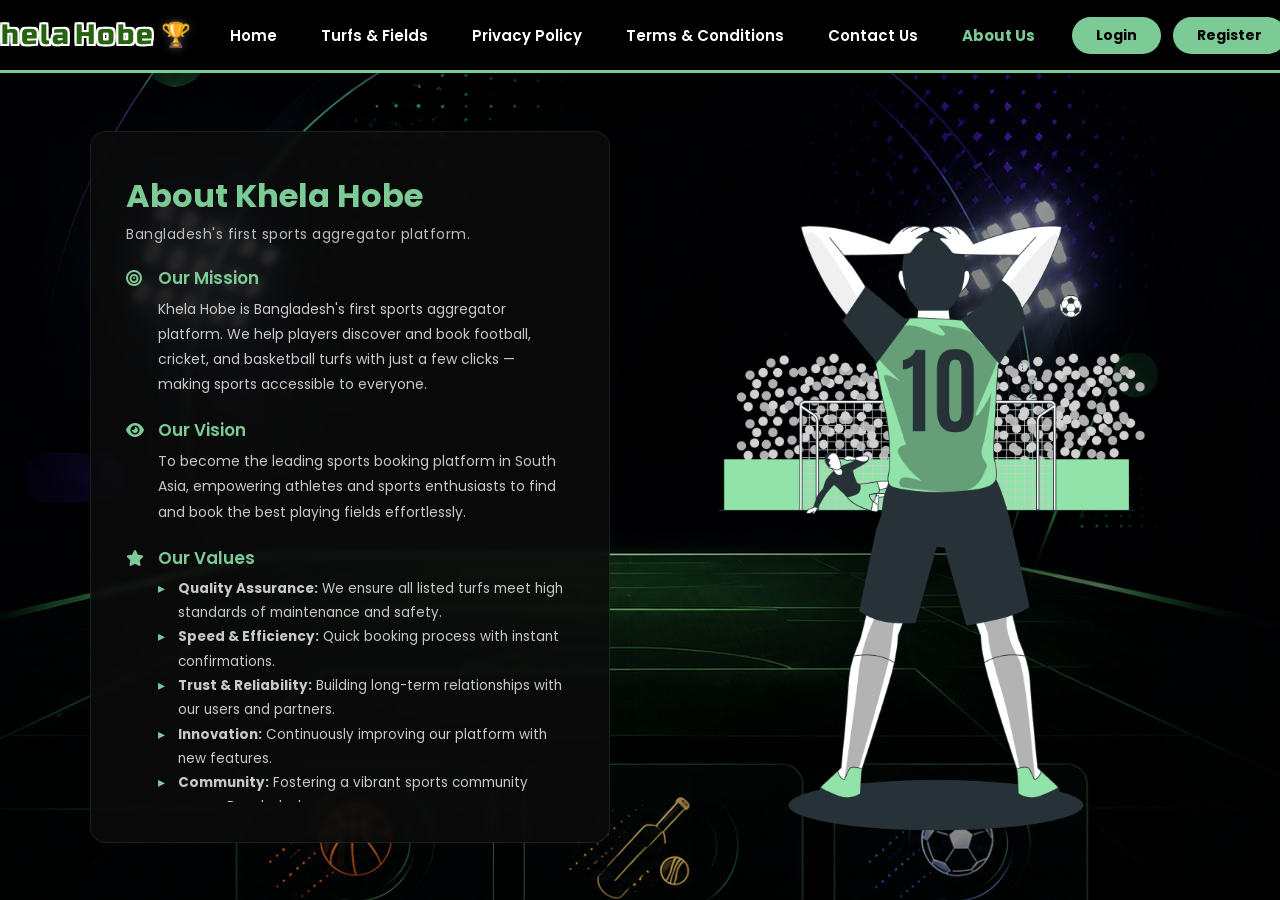
<file: about.html>
<!DOCTYPE html>
<html lang="en">
<head>
    <meta charset="UTF-8" />
    <meta name="viewport" content="width=device-width, initial-scale=1.0" />
    <title>🏆 Khela Hobe | About Us</title>
    <link rel="preconnect" href="https://fonts.googleapis.com" />
    <link rel="preconnect" href="https://fonts.gstatic.com" crossorigin />
    <link href="https://fonts.googleapis.com/css2?family=Russo+One&family=Poppins:wght@300;400;500;600;700;800;900&display=swap" rel="stylesheet" />
    <link rel="stylesheet" href="style.css" />
    <link rel="stylesheet" href="https://cdnjs.cloudflare.com/ajax/libs/font-awesome/6.6.0/css/all.min.css" />
    <style>
        .about-content {
            max-height: 70vh;
            overflow-y: auto;
            padding-right: 8px;
        }

        .about-content::-webkit-scrollbar {
            width: 4px;
        }

        .about-content::-webkit-scrollbar-track {
            background: rgba(255, 255, 255, 0.05);
            border-radius: 4px;
        }

        .about-content::-webkit-scrollbar-thumb {
            background: #7CCB96;
            border-radius: 4px;
        }

        .about-content h2 {
            color: #7CCB96;
            font-size: 32px;
            margin-bottom: 4px;
        }

        .about-content .sub-title {
            color: #bdbdbd;
            margin-bottom: 20px;
            font-size: 14px;
            letter-spacing: 0.5px;
        }

        .about-content .about-section {
            margin-bottom: 20px;
        }

        .about-content .about-section h3 {
            color: #7CCB96;
            font-size: 17px;
            font-weight: 600;
            margin-bottom: 6px;
            display: flex;
            align-items: center;
            gap: 10px;
        }

        .about-content .about-section h3 i {
            font-size: 16px;
            color: #7CCB96;
            width: 22px;
        }

        .about-content .about-section p {
            color: #c8c8c8;
            font-size: 14px;
            line-height: 1.8;
            margin-left: 32px;
        }

        .about-content .about-section ul {
            margin: 6px 0 0 32px;
            padding-left: 0;
            list-style: none;
        }

        .about-content .about-section ul li {
            color: #c8c8c8;
            font-size: 13.5px;
            line-height: 1.8;
            padding-left: 20px;
            position: relative;
        }

        .about-content .about-section ul li::before {
            content: '▸';
            color: #7CCB96;
            position: absolute;
            left: 0;
        }

        .about-stats {
            display: grid;
            grid-template-columns: repeat(4, 1fr);
            gap: 12px;
            margin: 16px 0 0 32px;
        }

        .about-stats .stat-item {
            background: rgba(255, 255, 255, 0.04);
            padding: 14px 10px;
            border-radius: 10px;
            text-align: center;
            border: 1px solid rgba(124, 203, 150, 0.08);
        }

        .about-stats .stat-item .stat-number {
            color: #7CCB96;
            font-size: 24px;
            font-weight: 700;
        }

        .about-stats .stat-item .stat-label {
            color: #888;
            font-size: 11px;
            display: block;
            margin-top: 2px;
        }

        @media (max-width: 768px) {
            .about-content {
                max-height: 55vh;
            }

            .about-content h2 {
                font-size: 26px;
            }

            .about-content .about-section h3 {
                font-size: 15px;
            }

            .about-content .about-section p,
            .about-content .about-section ul li {
                font-size: 13px;
                margin-left: 0;
            }

            .about-content .about-section ul {
                margin-left: 0;
            }

            .about-stats {
                grid-template-columns: repeat(2, 1fr);
                margin-left: 0;
            }

            .about-stats .stat-item .stat-number {
                font-size: 20px;
            }
        }

        @media (max-width: 480px) {
            .about-content {
                max-height: 45vh;
                padding-right: 4px;
            }

            .about-content h2 {
                font-size: 22px;
            }

            .about-content .sub-title {
                font-size: 12px;
            }

            .about-content .about-section h3 {
                font-size: 14px;
            }

            .about-content .about-section h3 i {
                font-size: 13px;
                width: 18px;
            }

            .about-content .about-section p,
            .about-content .about-section ul li {
                font-size: 12px;
            }

            .about-stats {
                grid-template-columns: 1fr 1fr;
                gap: 8px;
            }

            .about-stats .stat-item {
                padding: 10px 8px;
            }

            .about-stats .stat-item .stat-number {
                font-size: 18px;
            }
        }
    </style>
</head>
<body>

<div class="home-page">

    <!-- ===== NAVBAR ===== -->
    <header>
        <div class="container navbar">
            <div class="logo">
                <h2>
                    <span class="logo-khela">Khela</span>
                    <span class="logo-hobe">Hobe</span>
                    <span class="logo-trophy">🏆</span>
                </h2>
            </div>
            <nav>
                <ul>
                    <li><a href="index.html">Home</a></li>
                    <li><a href="search.php">Turfs & Fields</a></li>
                    <li><a href="privacy.html">Privacy Policy</a></li>
                    <li><a href="terms.html">Terms & Conditions</a></li>
                    <li><a href="contact.html">Contact Us</a></li>
                    <li><a href="about.html" class="active">About Us</a></li>
                </ul>
            </nav>
            <div class="nav-btn">
                <a href="login.html" class="login-btn">Login</a>
                <a href="register.html" class="register-btn">Register</a>
            </div>
        </div>
    </header>

    <!-- ===== ABOUT US + PLAYER IMAGE ===== -->
    <section class="form-section">
        <div class="form-container">

            <!-- LEFT: ABOUT US CONTENT -->
            <div class="form-box">
                <div class="about-content">
                    <h2>About Khela Hobe</h2>
                    <p class="sub-title">Bangladesh's first sports aggregator platform.</p>

                    <div class="about-section">
                        <h3><i class="fas fa-bullseye"></i> Our Mission</h3>
                        <p>Khela Hobe is Bangladesh's first sports aggregator platform. We help players discover and book football, cricket, and basketball turfs with just a few clicks — making sports accessible to everyone.</p>
                    </div>

                    <div class="about-section">
                        <h3><i class="fas fa-eye"></i> Our Vision</h3>
                        <p>To become the leading sports booking platform in South Asia, empowering athletes and sports enthusiasts to find and book the best playing fields effortlessly.</p>
                    </div>

                    <div class="about-section">
                        <h3><i class="fas fa-star"></i> Our Values</h3>
                        <ul>
                            <li><strong>Quality Assurance:</strong> We ensure all listed turfs meet high standards of maintenance and safety.</li>
                            <li><strong>Speed &amp; Efficiency:</strong> Quick booking process with instant confirmations.</li>
                            <li><strong>Trust &amp; Reliability:</strong> Building long-term relationships with our users and partners.</li>
                            <li><strong>Innovation:</strong> Continuously improving our platform with new features.</li>
                            <li><strong>Community:</strong> Fostering a vibrant sports community across Bangladesh.</li>
                        </ul>
                    </div>

                    <div class="about-section">
                        <h3><i class="fas fa-chart-line"></i> Our Impact</h3>
                        <div class="about-stats">
                            <div class="stat-item">
                                <span class="stat-number">50+</span>
                                <span class="stat-label">Playgrounds</span>
                            </div>
                            <div class="stat-item">
                                <span class="stat-number">100+</span>
                                <span class="stat-label">Customers</span>
                            </div>
                            <div class="stat-item">
                                <span class="stat-number">80+</span>
                                <span class="stat-label">Bookings</span>
                            </div>
                            <div class="stat-item">
                                <span class="stat-number">10+</span>
                                <span class="stat-label">Cities</span>
                            </div>
                        </div>
                    </div>

                    <div class="about-section">
                        <h3><i class="fas fa-history"></i> Our Story</h3>
                        <p>Founded in June 2026 during the FIFA World Cup, Khela Hobe was born from a passion for sports and a vision to connect players with the best playing fields across Bangladesh. What started as a small idea has grown into a trusted platform for athletes and sports enthusiasts.</p>
                    </div>

                    <div class="about-section">
                        <h3><i class="fas fa-envelope"></i> Get in Touch</h3>
                        <p>Have questions or want to collaborate? Reach out to us at <a href="mailto:info@khelahobee.com" style="color:#7CCB96;">info@khelahobee.com</a> or visit our <a href="contact.html" style="color:#7CCB96;">Contact Us</a> page.</p>
                    </div>
                </div>
            </div>

            <!-- RIGHT: PLAYER IMAGE -->
            <div class="hero-right">
                <img src="players.png" alt="Player" />
            </div>

        </div>
    </section>

</div>

</body>
</html>
</file>
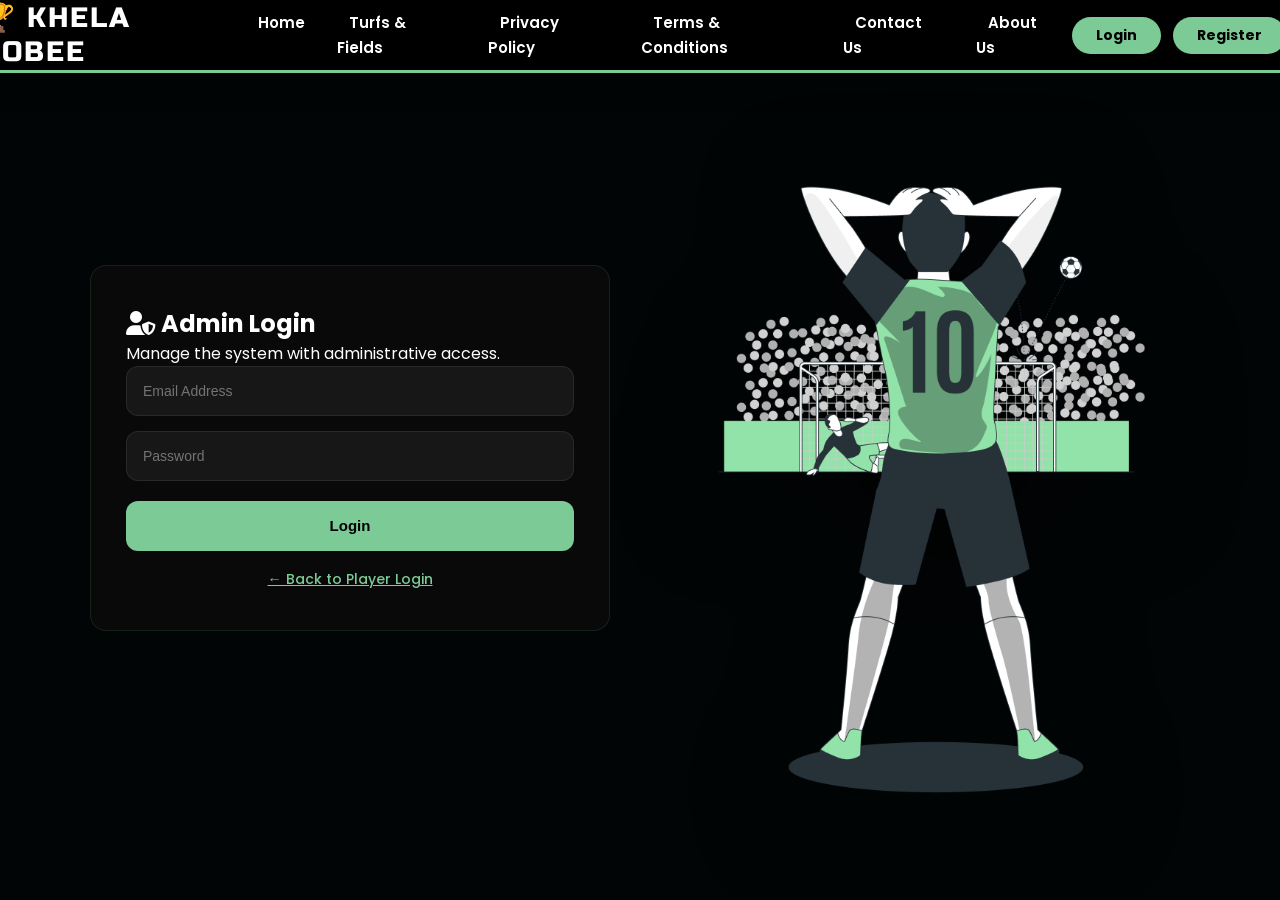
<file: admin-login.html>
<!DOCTYPE html>
<html lang="en">
<head>
    <meta charset="UTF-8" />
    <meta name="viewport" content="width=device-width, initial-scale=1.0" />
    <title>Admin Login | 🏆 KHELA HOBEE</title>
    <link rel="stylesheet" href="style.css" />
    <link rel="stylesheet" href="https://cdnjs.cloudflare.com/ajax/libs/font-awesome/6.6.0/css/all.min.css" />
</head>
<body>

    <header>
        <div class="container navbar">
            <div class="logo"><h2>🏆 KHELA HOBEE</h2></div>
            <nav>
                <ul>
                    <li><a href="index.html" >Home</a></li>
                    <li><a href="search.php" >Turfs & Fields</a></li>
                    <li><a href="privacy.html">Privacy Policy</a></li>
                    <li><a href="terms.html">Terms & Conditions</a></li>
                    <li><a href="contact.html">Contact Us</a></li>
                    <li><a href="about.html">About Us</a></li>
                </ul>
            </nav>
            <div class="nav-btn">
                <a href="login.html" class="login-btn">Login</a>
                <a href="register.html" class="register-btn">Register</a>
            </div>
        </div>
    </header>

    <section class="form-section">
        <div class="container form-container">
            <div class="form-box">
                <h2><i class="fas fa-user-shield"></i> Admin Login</h2>
                <p>Manage the system with administrative access.</p>

                <form action="admin-login.php" method="POST">
                    <div class="form-group">
                        <input type="email" name="email" placeholder="Email Address" required />
                    </div>
                    <div class="form-group">
                        <input type="password" name="password" placeholder="Password" required />
                    </div>
                    <button type="submit" class="submit-btn">Login</button>
                </form>

                <div class="login-link">
                    <a href="login.html">← Back to Player Login</a>
                </div>
            </div>

            <div class="hero-right">
                <img src="players.png" alt="Admin" />
            </div>
        </div>
    </section>

</body>
</html>
</file>
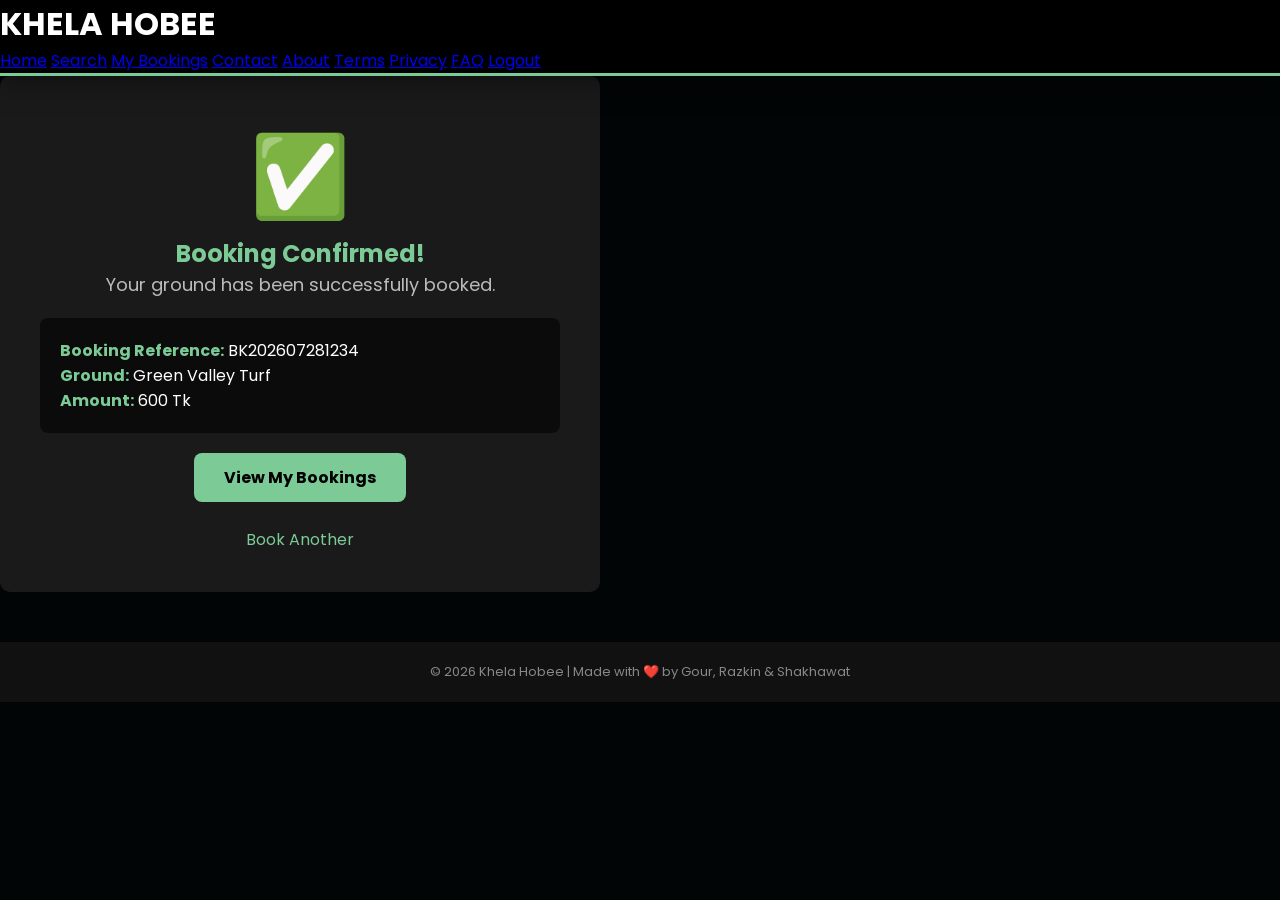
<file: booking-success.html>
<!DOCTYPE html>
<html>
<head>
    <title>Booking Success | Khela Hobee</title>
    <link rel="stylesheet" href="style.css">
</head>
<body>
    <header>
        <h1>KHELA HOBEE</h1>
        <nav>
            <a href="index.html">Home</a>
            <a href="search.php">Search</a>
            <a href="my-bookings.php">My Bookings</a>
            <a href="contact.html">Contact</a>
            <a href="about.html">About</a>
            <a href="terms.html">Terms</a>
            <a href="privacy.html">Privacy</a>
            <a href="faq.html">FAQ</a>
            <a href="logout.php">Logout</a>
        </nav>
    </header>
    
    <div class="container" style="display:block; max-width:600px; text-align:center;">
        <div style="background:#1a1a1a; padding:40px; border-radius:10px;">
            <div style="font-size:80px;">✅</div>
            <h2 style="color:#7CCB96;">Booking Confirmed!</h2>
            <p style="color:#bbb; font-size:18px;">Your ground has been successfully booked.</p>
            
            <div style="background:#0b0b0b; padding:20px; border-radius:8px; margin:20px 0; text-align:left;">
                <p><strong style="color:#7CCB96;">Booking Reference:</strong> <span style="color:#fff;">BK202607281234</span></p>
                <p><strong style="color:#7CCB96;">Ground:</strong> <span style="color:#fff;">Green Valley Turf</span></p>
                <p><strong style="color:#7CCB96;">Amount:</strong> <span style="color:#fff;">600 Tk</span></p>
            </div>
            
            <a href="my-bookings.php" style="display:inline-block; background:#7CCB96; color:black; padding:12px 30px; border-radius:8px; text-decoration:none; font-weight:bold;">View My Bookings</a>
            <br><br>
            <a href="search.php" style="color:#7CCB96; text-decoration:none;">Book Another</a>
        </div>
    </div>
    
    <footer style="background:#111; padding:20px; text-align:center; margin-top:50px;">
        <p style="color:#888; font-size:13px;">© 2026 Khela Hobee | Made with ❤️ by Gour, Razkin & Shakhawat</p>
    </footer>
</body>
</html>
</file>
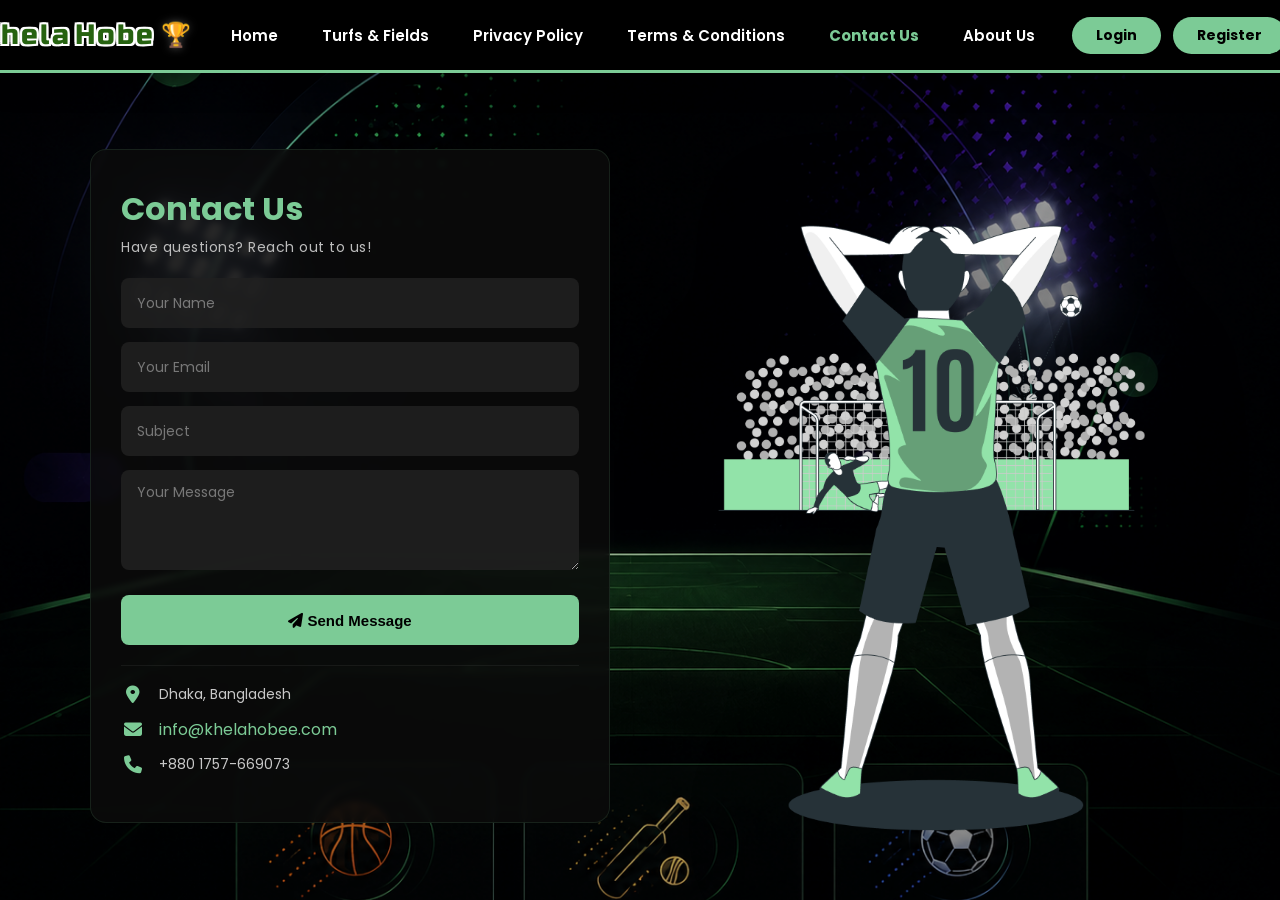
<file: contact.html>
<!DOCTYPE html>
<html lang="en">
<head>
    <meta charset="UTF-8" />
    <meta name="viewport" content="width=device-width, initial-scale=1.0" />
    <title>🏆 Khela Hobe | Contact Us</title>
    <link rel="preconnect" href="https://fonts.googleapis.com" />
    <link rel="preconnect" href="https://fonts.gstatic.com" crossorigin />
    <link href="https://fonts.googleapis.com/css2?family=Russo+One&family=Poppins:wght@300;400;500;600;700;800;900&display=swap" rel="stylesheet" />
    <link rel="stylesheet" href="style.css" />
    <link rel="stylesheet" href="https://cdnjs.cloudflare.com/ajax/libs/font-awesome/6.6.0/css/all.min.css" />
    <style>
        .contact-box {
            max-width: 520px;
            width: 100%;
            background: rgba(11, 11, 11, 0.82);
            padding: 35px 30px;
            border-radius: 16px;
            border: 1px solid rgba(124, 203, 150, 0.12);
            backdrop-filter: blur(3px);
        }

        .contact-box h2 {
            color: #7CCB96;
            font-size: 32px;
            margin-bottom: 4px;
        }

        .contact-box .sub-title {
            color: #bdbdbd;
            margin-bottom: 20px;
            font-size: 14px;
            letter-spacing: 0.5px;
        }

        .contact-box .form-group {
            margin-bottom: 14px;
        }

        .contact-box .form-group input,
        .contact-box .form-group textarea {
            width: 100%;
            padding: 12px 16px;
            border: none;
            outline: none;
            border-radius: 8px;
            background: rgba(32, 32, 32, 0.9);
            color: white;
            font-size: 14px;
            font-family: 'Poppins', sans-serif;
        }

        .contact-box .form-group textarea {
            resize: vertical;
            min-height: 100px;
        }

        .contact-box .form-group input::placeholder,
        .contact-box .form-group textarea::placeholder {
            color: rgba(255, 255, 255, 0.4);
        }

        .contact-box .form-group input:focus,
        .contact-box .form-group textarea:focus {
            border: 2px solid #7CCB96;
        }

        .contact-box .submit-btn {
            width: 100%;
            padding: 12px;
            border: none;
            border-radius: 8px;
            background: #7CCB96;
            color: #000000;
            font-size: 15px;
            font-weight: 600;
            cursor: pointer;
            transition: 0.3s;
            margin-top: 4px;
        }

        .contact-box .submit-btn:hover {
            background: #5E17EB;
            color: white;
            transform: translateY(-2px);
        }

        .contact-info {
            margin-top: 20px;
            padding-top: 18px;
            border-top: 1px solid rgba(255, 255, 255, 0.06);
        }

        .contact-info .info-item {
            display: flex;
            align-items: center;
            gap: 14px;
            margin-bottom: 12px;
        }

        .contact-info .info-item i {
            color: #7CCB96;
            font-size: 18px;
            width: 24px;
            text-align: center;
        }

        .contact-info .info-item span {
            color: #c8c8c8;
            font-size: 14px;
        }

        .contact-info .info-item a {
            color: #7CCB96;
            text-decoration: none;
        }

        .contact-info .info-item a:hover {
            text-decoration: underline;
        }

        @media (max-width: 768px) {
            .contact-box {
                padding: 25px 20px;
            }

            .contact-box h2 {
                font-size: 26px;
            }
        }

        @media (max-width: 480px) {
            .contact-box {
                padding: 20px 15px;
            }

            .contact-box h2 {
                font-size: 22px;
            }

            .contact-box .sub-title {
                font-size: 12px;
            }

            .contact-info .info-item span {
                font-size: 13px;
            }
        }
    </style>
</head>
<body>

<div class="home-page">

    <!-- ===== NAVBAR ===== -->
    <header>
        <div class="container navbar">
            <div class="logo">
                <h2>
                    <span class="logo-khela">Khela</span>
                    <span class="logo-hobe">Hobe</span>
                    <span class="logo-trophy">🏆</span>
                </h2>
            </div>
            <nav>
                <ul>
                    <li><a href="index.html">Home</a></li>
                    <li><a href="search.php">Turfs & Fields</a></li>
                    <li><a href="privacy.html">Privacy Policy</a></li>
                    <li><a href="terms.html">Terms & Conditions</a></li>
                    <li><a href="contact.html" class="active">Contact Us</a></li>
                    <li><a href="about.html">About Us</a></li>
                </ul>
            </nav>
            <div class="nav-btn">
                <a href="login.html" class="login-btn">Login</a>
                <a href="register.html" class="register-btn">Register</a>
            </div>
        </div>
    </header>

    <!-- ===== CONTACT FORM + INFO + PLAYER IMAGE ===== -->
    <section class="form-section">
        <div class="form-container">

            <!-- LEFT: CONTACT FORM + INFO -->
            <div class="contact-box">
                <h2>Contact Us</h2>
                <p class="sub-title">Have questions? Reach out to us!</p>

                <form action="contact.php" method="POST">
                    <div class="form-group">
                        <input type="text" name="name" placeholder="Your Name" required />
                    </div>
                    <div class="form-group">
                        <input type="email" name="email" placeholder="Your Email" required />
                    </div>
                    <div class="form-group">
                        <input type="text" name="subject" placeholder="Subject" required />
                    </div>
                    <div class="form-group">
                        <textarea name="message" placeholder="Your Message" required></textarea>
                    </div>
                    <button type="submit" class="submit-btn">
                        <i class="fas fa-paper-plane"></i> Send Message
                    </button>
                </form>

                <div class="contact-info">
                    <div class="info-item">
                        <i class="fas fa-map-marker-alt"></i>
                        <span>Dhaka, Bangladesh</span>
                    </div>
                    <div class="info-item">
                        <i class="fas fa-envelope"></i>
                        <a href="mailto:info@khelahobee.com">info@khelahobee.com</a>
                    </div>
                    <div class="info-item">
                        <i class="fas fa-phone"></i>
                        <span>+880 1757-669073</span>
                    </div>
                </div>
            </div>

            <!-- RIGHT: PLAYER IMAGE -->
            <div class="hero-right">
                <img src="players.png" alt="Player" />
            </div>

        </div>
    </section>

</div>

</body>
</html>
</file>
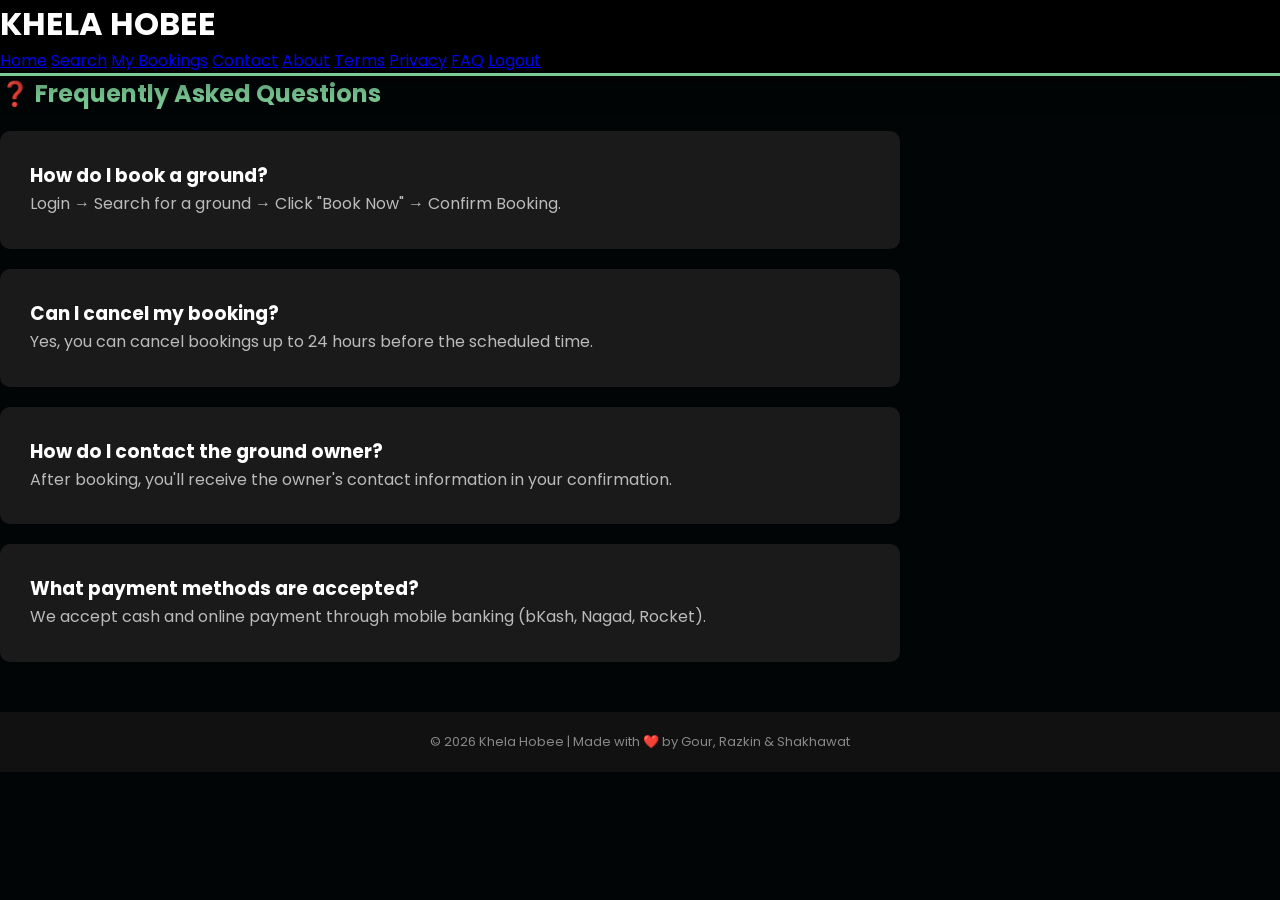
<file: faq.html>
<!DOCTYPE html>
<html>
<head>
    <title>FAQ | Khela Hobee</title>
    <link rel="stylesheet" href="style.css">
</head>
<body>
    <header>
        <h1>KHELA HOBEE</h1>
        <nav>
            <a href="index.html">Home</a>
            <a href="search.php">Search</a>
            <a href="my-bookings.php">My Bookings</a>
            <a href="contact.html">Contact</a>
            <a href="about.html">About</a>
            <a href="terms.html">Terms</a>
            <a href="privacy.html">Privacy</a>
            <a href="faq.html">FAQ</a>
            <a href="logout.php">Logout</a>
        </nav>
    </header>
    
    <div class="container" style="display:block; max-width:900px;">
        <h2 style="color:#7CCB96;">❓ Frequently Asked Questions</h2>
        
        <div style="background:#1a1a1a; padding:30px; border-radius:10px; margin:20px 0;">
            <h3>How do I book a ground?</h3>
            <p style="color:#bbb; line-height:1.8;">Login → Search for a ground → Click "Book Now" → Confirm Booking.</p>
        </div>
        
        <div style="background:#1a1a1a; padding:30px; border-radius:10px; margin:20px 0;">
            <h3>Can I cancel my booking?</h3>
            <p style="color:#bbb; line-height:1.8;">Yes, you can cancel bookings up to 24 hours before the scheduled time.</p>
        </div>
        
        <div style="background:#1a1a1a; padding:30px; border-radius:10px; margin:20px 0;">
            <h3>How do I contact the ground owner?</h3>
            <p style="color:#bbb; line-height:1.8;">After booking, you'll receive the owner's contact information in your confirmation.</p>
        </div>
        
        <div style="background:#1a1a1a; padding:30px; border-radius:10px; margin:20px 0;">
            <h3>What payment methods are accepted?</h3>
            <p style="color:#bbb; line-height:1.8;">We accept cash and online payment through mobile banking (bKash, Nagad, Rocket).</p>
        </div>
    </div>
    
    <footer style="background:#111; padding:20px; text-align:center; margin-top:50px;">
        <p style="color:#888; font-size:13px;">© 2026 Khela Hobee | Made with ❤️ by Gour, Razkin & Shakhawat</p>
    </footer>
</body>
</html>
</file>
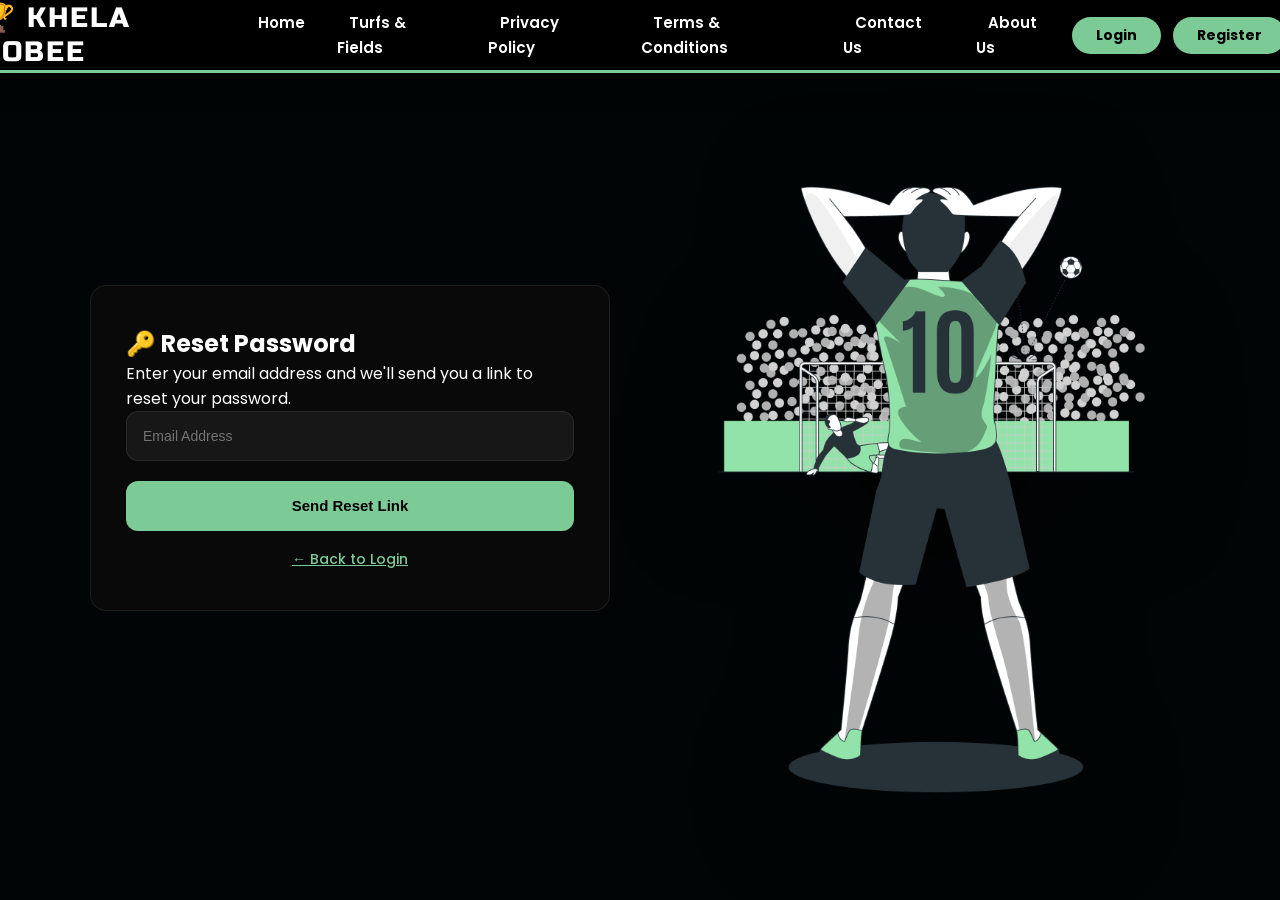
<file: forgot-password.html>
<!DOCTYPE html>
<html lang="en">
<head>
    <meta charset="UTF-8" />
    <meta name="viewport" content="width=device-width, initial-scale=1.0" />
    <title>Forgot Password | Khela Hobee</title>
    <link rel="stylesheet" href="style.css" />
    <link rel="stylesheet" href="https://cdnjs.cloudflare.com/ajax/libs/font-awesome/6.6.0/css/all.min.css" />
</head>
<body>

<header>
    <div class="container navbar">
        <div class="logo">
            <h2>🏆 KHELA HOBEE</h2>
        </div>
        <nav>
            <ul>
                <li><a href="index.html">Home</a></li>
                <li><a href="search.php">Turfs & Fields</a></li>
                <li><a href="privacy.html">Privacy Policy</a></li>
                <li><a href="terms.html">Terms & Conditions</a></li>
                <li><a href="contact.html">Contact Us</a></li>
                <li><a href="about.html">About Us</a></li>
            </ul>
        </nav>
        <div class="nav-btn">
            <a href="login.html" class="login-btn">Login</a>
            <a href="register.html" class="register-btn">Register</a>
        </div>
    </div>
</header>

<section class="form-section">
    <div class="container form-container">
        <div class="form-box">
            <h2>🔑 Reset Password</h2>
            <p>Enter your email address and we'll send you a link to reset your password.</p>

            <!-- ===== FORM WITH PHP ACTION ===== -->
            <form action="forgot-password.php" method="POST">
                <div class="form-group">
                    <input type="email" name="email" placeholder="Email Address" required />
                </div>
                <button type="submit" class="submit-btn">Send Reset Link</button>
            </form>

            <div class="login-link">
                <a href="login.html">← Back to Login</a>
            </div>
        </div>

        <div class="hero-right">
            <img src="players.png" alt="Players" />
        </div>
    </div>
</section>

</body>
</html>
</file>
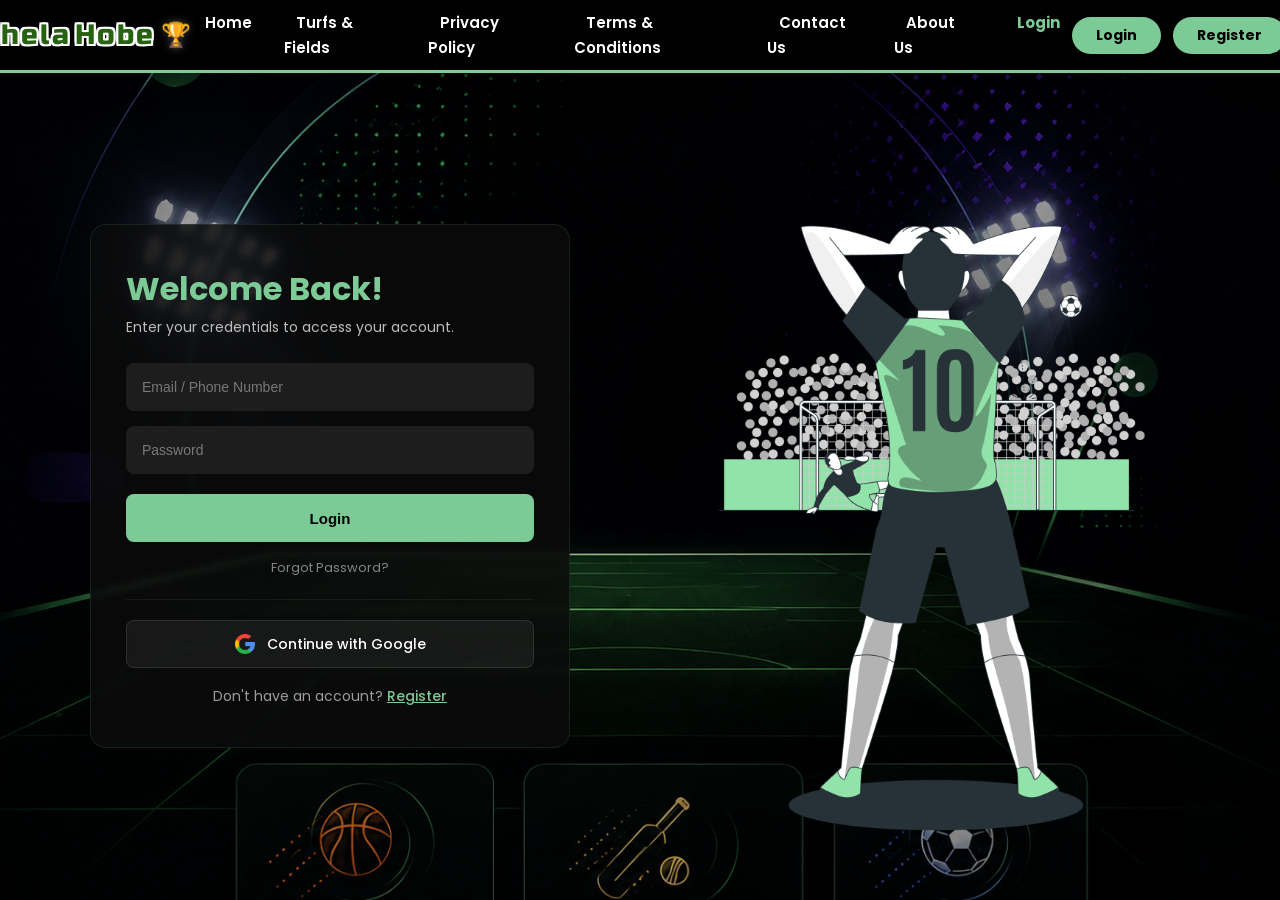
<file: login.html>
<!DOCTYPE html>
<html lang="en">
<head>
    <meta charset="UTF-8" />
    <meta name="viewport" content="width=device-width, initial-scale=1.0" />
    <title>🏆 Khela Hobe | Login</title>
    <link rel="preconnect" href="https://fonts.googleapis.com" />
    <link rel="preconnect" href="https://fonts.gstatic.com" crossorigin />
    <link href="https://fonts.googleapis.com/css2?family=Russo+One&family=Poppins:wght@300;400;500;600;700;800;900&display=swap" rel="stylesheet" />
    <link rel="stylesheet" href="style.css" />
    <link rel="stylesheet" href="https://cdnjs.cloudflare.com/ajax/libs/font-awesome/6.6.0/css/all.min.css" />
    <style>
        /* ===== FIX: LOGIN PAGE LAYOUT ===== */
        .form-section {
            flex: 1;
            display: flex;
            align-items: center;
            justify-content: center;
            padding: 30px 20px;
        }

        .form-container {
            display: grid;
            grid-template-columns: 1fr 1fr;
            align-items: center;
            gap: 60px;
            max-width: 1100px;
            width: 100%;
        }

        .form-box {
            max-width: 480px;
            width: 100%;
            background: rgba(11, 11, 11, 0.82);
            padding: 40px 35px;
            border-radius: 16px;
            border: 1px solid rgba(124, 203, 150, 0.12);
            backdrop-filter: blur(3px);
        }

        .form-box h2 {
            color: #7CCB96;
            font-size: 32px;
            margin-bottom: 4px;
        }

        .form-box p {
            color: #bdbdbd;
            margin-bottom: 25px;
            font-size: 14px;
        }

        .form-box .form-group {
            margin-bottom: 15px;
        }

        .form-box .form-group input {
            height: 48px;
            width: 100%;
            padding: 12px 16px;
            border: none;
            outline: none;
            border-radius: 8px;
            background: rgba(32, 32, 32, 0.9);
            color: white;
            font-size: 14px;
        }

        .form-box .form-group input::placeholder {
            color: rgba(255, 255, 255, 0.4);
        }

        .form-box .form-group input:focus {
            border: 2px solid #7CCB96;
        }

        .form-box .submit-btn {
            height: 48px;
            width: 100%;
            border: none;
            background: #7CCB96;
            color: #000000;
            padding: 12px;
            border-radius: 8px;
            font-size: 15px;
            font-weight: 600;
            cursor: pointer;
            transition: 0.3s;
            margin-top: 5px;
        }

        .form-box .submit-btn:hover {
            transform: translateY(-2px);
            background: #5E17EB;
            color: white;
        }

        .form-box .forgot-password {
            text-align: center;
            margin: 12px 0 20px 0;
        }

        .form-box .forgot-password a {
            color: rgba(255, 255, 255, 0.5);
            font-size: 13px;
            transition: 0.3s;
            text-decoration: none;
        }

        .form-box .forgot-password a:hover {
            color: #7CCB96;
        }

        .form-box .google-btn {
            width: 100%;
            height: 48px;
            border: 1px solid rgba(255, 255, 255, 0.1);
            background: rgba(255, 255, 255, 0.06);
            color: #ffffff;
            border-radius: 8px;
            display: flex;
            justify-content: center;
            align-items: center;
            gap: 12px;
            font-size: 14px;
            font-weight: 500;
            cursor: pointer;
            transition: 0.3s;
            text-decoration: none;
        }

        .form-box .google-btn:hover {
            background: rgba(255, 255, 255, 0.12);
            transform: translateY(-2px);
            border-color: #7CCB96;
        }

        .form-box .google-btn img {
            width: 20px;
            height: 20px;
        }

        .form-box .login-link {
            margin-top: 18px;
            text-align: center;
            font-size: 14px;
            color: rgba(255, 255, 255, 0.6);
        }

        .form-box .login-link a {
            color: #7CCB96;
            font-weight: 500;
        }

        .form-box .login-link a:hover {
            text-decoration: underline;
        }

        .form-box hr {
            margin: 20px 0;
            border: none;
            border-top: 1px solid rgba(255, 255, 255, 0.06);
        }

        .hero-right {
            display: flex;
            align-items: center;
            justify-content: center;
        }

        .hero-right img {
            width: 85%;
            max-width: 480px;
            border-radius: 16px;
            filter: drop-shadow(0 20px 50px rgba(0, 0, 0, 0.5));
        }

        @media (max-width: 768px) {
            .form-container {
                grid-template-columns: 1fr;
                gap: 30px;
            }
            .hero-right {
                order: -1;
            }
            .hero-right img {
                width: 60%;
            }
        }

        @media (max-width: 480px) {
            .form-box {
                padding: 25px 20px;
            }
            .form-box h2 {
                font-size: 24px;
            }
            .hero-right img {
                width: 80%;
            }
        }
    </style>
</head>
<body>

<div class="home-page">

    <!-- ===== NAVBAR ===== -->
    <header>
        <div class="container navbar">
            <div class="logo">
                <h2>
                    <span class="logo-khela">Khela</span>
                    <span class="logo-hobe">Hobe</span>
                    <span class="logo-trophy">🏆</span>
                </h2>
            </div>
            <nav>
                <ul>
                    <li><a href="index.html">Home</a></li>
                    <li><a href="search.php">Turfs & Fields</a></li>
                    <li><a href="privacy.html">Privacy Policy</a></li>
                    <li><a href="terms.html">Terms & Conditions</a></li>
                    <li><a href="contact.html">Contact Us</a></li>
                    <li><a href="about.html">About Us</a></li>
                    <li><a href="login.html" class="active">Login</a></li>
                </ul>
            </nav>
            <div class="nav-btn">
                <a href="login.html" class="login-btn">Login</a>
                <a href="register.html" class="register-btn">Register</a>
            </div>
        </div>
    </header>

    <!-- ===== LOGIN FORM + PLAYER IMAGE ===== -->
    <section class="form-section">
        <div class="form-container">

            <!-- LEFT: LOGIN FORM -->
            <div class="form-box">
                <h2>Welcome Back!</h2>
                <p>Enter your credentials to access your account.</p>

                <form action="login.php" method="POST">
                    <div class="form-group">
                        <input type="email" name="email" placeholder="Email / Phone Number" required />
                    </div>
                    <div class="form-group">
                        <input type="password" name="password" placeholder="Password" required />
                    </div>
                    <button type="submit" class="submit-btn">Login</button>
                </form>

                <div class="forgot-password">
                    <a href="forgot-password.html">Forgot Password?</a>
                </div>

                <hr />

                <a href="google-login.php" class="google-btn">
                    <img src="images/google.png" width="20" alt="Google" />
                    <span>Continue with Google</span>
                </a>

                <div class="login-link">
                    Don't have an account? <a href="register.html">Register</a>
                </div>
            </div>

            <!-- RIGHT: PLAYER IMAGE -->
            <div class="hero-right">
                <img src="players.png" alt="Player" />
            </div>

        </div>
    </section>

</div>

</body>
</html>
</file>
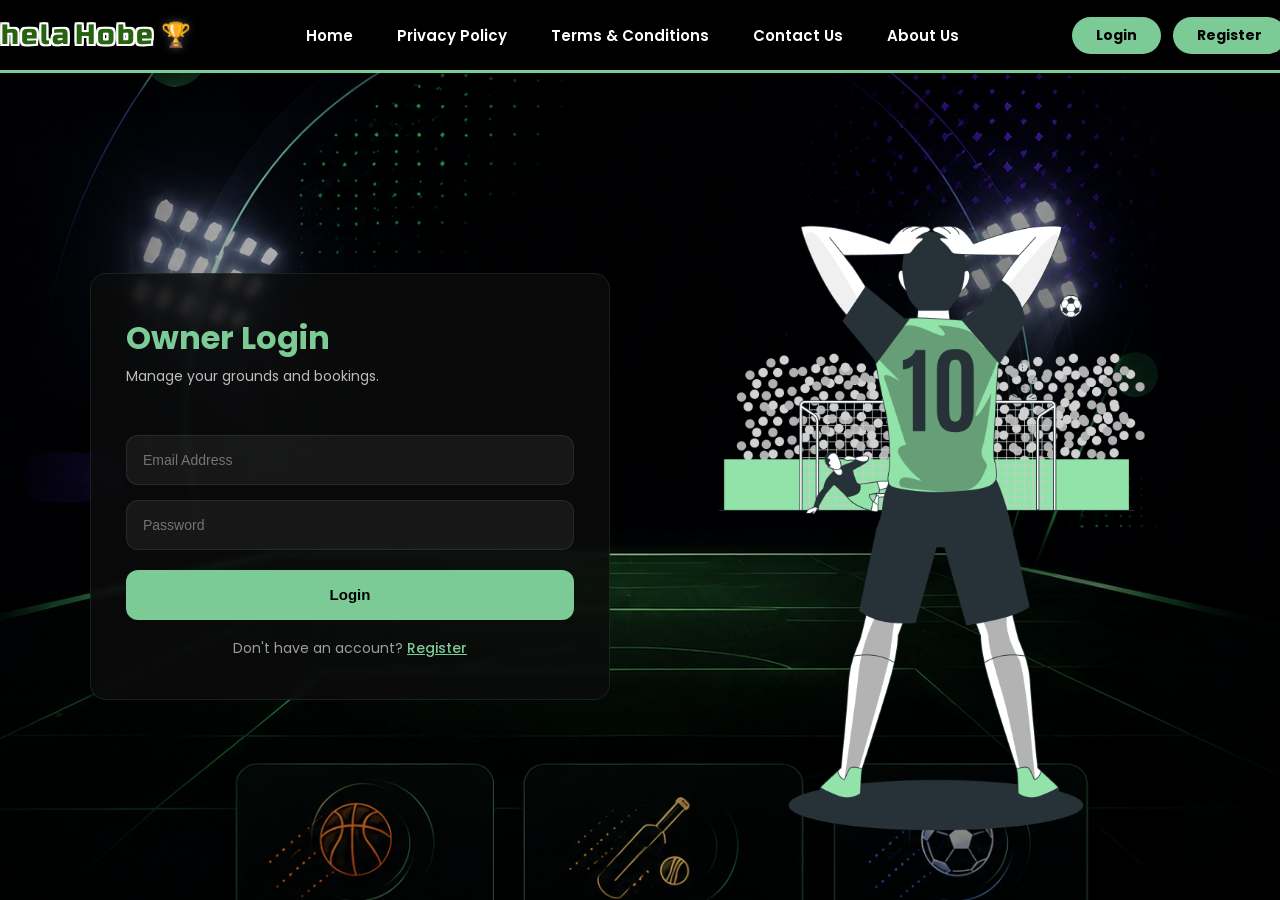
<file: owner-login.html>
<!DOCTYPE html>
<html lang="en">
<head>
    <meta charset="UTF-8" />
    <meta name="viewport" content="width=device-width, initial-scale=1.0" />
    <title>Owner Login | 🏆 KHELA HOBEE</title>
    <link rel="stylesheet" href="style.css" />
    <link href="https://fonts.googleapis.com/css2?family=Poppins:wght@300;400;500;600;700;800&display=swap" rel="stylesheet" />
    <style>
        .form-box h2 {
            color: #7CCB96;
            font-size: 32px;
            margin-bottom: 4px;
        }

        .form-box p {
            color: #bdbdbd;
            margin-bottom: 48px;
            font-size: 14px;
        }

        .form-box .form-group {
            margin-bottom: 15px;
        }

        .form-box .login-link {
            margin-top: 18px;
            text-align: center;
            font-size: 14px;
            color: rgba(255, 255, 255, 0.6);
        }

        .form-box .login-link a {
            color: #7CCB96;
            font-weight: 500;
        }

        .form-box .login-link a:hover {
            text-decoration: underline;
        }

        @media (max-width: 480px) {
            .form-box h2 {
                font-size: 24px;
            }
        }
    </style>
</head>
<body>

<div class="home-page">

<header>
    <div class="container navbar">
        <div class="logo">
            <h2>
                <span class="logo-khela">Khela</span>
                <span class="logo-hobe">Hobe</span>
                <span class="logo-trophy">🏆</span>
            </h2>
        </div>
        <nav>
            <ul>
                <li><a href="index.html">Home</a></li>
                <li><a href="privacy.html">Privacy Policy</a></li>
                <li><a href="terms.html">Terms & Conditions</a></li>
                <li><a href="contact.html">Contact Us</a></li>
                <li><a href="about.html">About Us</a></li>
            </ul>
        </nav>
        <div class="nav-btn">
            <a href="login.html" class="login-btn">Login</a>
            <a href="register.html" class="register-btn">Register</a>
        </div>
    </div>
</header>

<section class="form-section">
    <div class="form-container">
        <div class="form-box">
            <h2>Owner Login</h2>
            <p>Manage your grounds and bookings.</p>

            <form action="owner-login.php" method="POST">
                <div class="form-group">
                    <input type="email" name="email" placeholder="Email Address" required />
                </div>
                <div class="form-group">
                    <input type="password" name="password" placeholder="Password" required />
                </div>
                <button type="submit" class="submit-btn">Login</button>
            </form>

            <div class="login-link">
                Don't have an account? <a href="register.html" >Register</a>
            </div>
        </div>

        <div class="hero-right">
            <img src="players.png" alt="Players" />
        </div>
    </div>
</section>

</div>

</body>
</html>
</file>
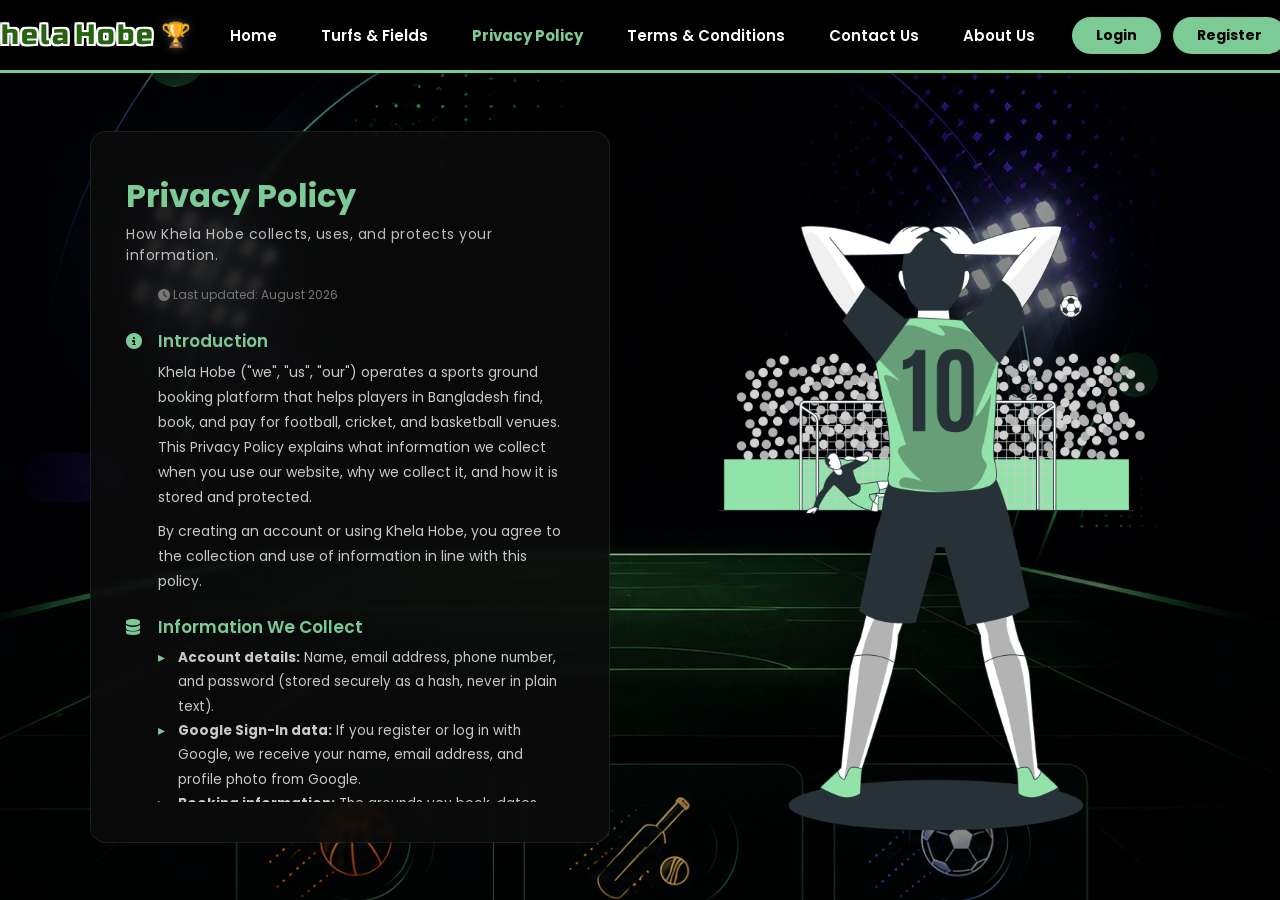
<file: privacy.html>
<!DOCTYPE html>
<html lang="en">
<head>
    <meta charset="UTF-8" />
    <meta name="viewport" content="width=device-width, initial-scale=1.0" />
    <title>🏆 Khela Hobe | Privacy Policy</title>
    <link rel="preconnect" href="https://fonts.googleapis.com" />
    <link rel="preconnect" href="https://fonts.gstatic.com" crossorigin />
    <link href="https://fonts.googleapis.com/css2?family=Russo+One&family=Poppins:wght@300;400;500;600;700;800;900&display=swap" rel="stylesheet" />
    <link rel="stylesheet" href="style.css" />
    <link rel="stylesheet" href="https://cdnjs.cloudflare.com/ajax/libs/font-awesome/6.6.0/css/all.min.css" />
    <style>
        .legal-content {
            max-height: 70vh;
            overflow-y: auto;
            padding-right: 8px;
        }

        .legal-content::-webkit-scrollbar {
            width: 4px;
        }

        .legal-content::-webkit-scrollbar-track {
            background: rgba(255, 255, 255, 0.05);
            border-radius: 4px;
        }

        .legal-content::-webkit-scrollbar-thumb {
            background: #7CCB96;
            border-radius: 4px;
        }

        .legal-content h2 {
            color: #7CCB96;
            font-size: 32px;
            margin-bottom: 4px;
        }

        .legal-content .sub-title {
            color: #bdbdbd;
            margin-bottom: 20px;
            font-size: 14px;
            letter-spacing: 0.5px;
        }

        .legal-content .legal-section {
            margin-bottom: 20px;
        }

        .legal-content .legal-section h3 {
            color: #7CCB96;
            font-size: 17px;
            font-weight: 600;
            margin-bottom: 6px;
            display: flex;
            align-items: center;
            gap: 10px;
        }

        .legal-content .legal-section h3 i {
            font-size: 16px;
            color: #7CCB96;
            width: 22px;
        }

        .legal-content .legal-section p {
            color: #c8c8c8;
            font-size: 14px;
            line-height: 1.8;
            margin-left: 32px;
        }

        .legal-content .legal-section p + p {
            margin-top: 8px;
        }

        .legal-content .legal-section ul {
            margin: 6px 0 0 32px;
            padding-left: 0;
            list-style: none;
        }

        .legal-content .legal-section ul li {
            color: #c8c8c8;
            font-size: 13.5px;
            line-height: 1.8;
            padding-left: 20px;
            position: relative;
        }

        .legal-content .legal-section ul li::before {
            content: '▸';
            color: #7CCB96;
            position: absolute;
            left: 0;
        }

        .legal-content .last-updated {
            color: #777;
            font-size: 12px;
            margin: 10px 0 24px 32px;
        }

        @media (max-width: 768px) {
            .legal-content { max-height: 55vh; }
            .legal-content h2 { font-size: 26px; }
            .legal-content .legal-section h3 { font-size: 15px; }
            .legal-content .legal-section p,
            .legal-content .legal-section ul li { font-size: 13px; margin-left: 0; }
            .legal-content .legal-section ul { margin-left: 0; }
            .legal-content .last-updated { margin-left: 0; }
        }

        @media (max-width: 480px) {
            .legal-content { max-height: 45vh; padding-right: 4px; }
            .legal-content h2 { font-size: 22px; }
            .legal-content .sub-title { font-size: 12px; }
            .legal-content .legal-section h3 { font-size: 14px; }
            .legal-content .legal-section h3 i { font-size: 13px; width: 18px; }
            .legal-content .legal-section p,
            .legal-content .legal-section ul li { font-size: 12px; }
        }
    </style>
</head>
<body>

<div class="home-page">

    <!-- ===== NAVBAR ===== -->
    <header>
        <div class="container navbar">
            <div class="logo">
                <h2>
                    <span class="logo-khela">Khela</span>
                    <span class="logo-hobe">Hobe</span>
                    <span class="logo-trophy">🏆</span>
                </h2>
            </div>
            <nav>
                <ul>
                    <li><a href="index.html">Home</a></li>
                    <li><a href="search.php">Turfs & Fields</a></li>
                    <li><a href="privacy.html" class="active">Privacy Policy</a></li>
                    <li><a href="terms.html">Terms & Conditions</a></li>
                    <li><a href="contact.html">Contact Us</a></li>
                    <li><a href="about.html">About Us</a></li>
                </ul>
            </nav>
            <div class="nav-btn">
                <a href="login.html" class="login-btn">Login</a>
                <a href="register.html" class="register-btn">Register</a>
            </div>
        </div>
    </header>

    <!-- ===== PRIVACY POLICY + PLAYER IMAGE ===== -->
    <section class="form-section">
        <div class="form-container">

            <!-- LEFT: PRIVACY POLICY CONTENT -->
            <div class="form-box">
                <div class="legal-content">
                    <h2>Privacy Policy</h2>
                    <p class="sub-title">How Khela Hobe collects, uses, and protects your information.</p>
                    <p class="last-updated"><i class="fas fa-clock"></i> Last updated: August 2026</p>

                    <div class="legal-section">
                        <h3><i class="fas fa-info-circle"></i> Introduction</h3>
                        <p>Khela Hobe ("we", "us", "our") operates a sports ground booking platform that helps players in Bangladesh find, book, and pay for football, cricket, and basketball venues. This Privacy Policy explains what information we collect when you use our website, why we collect it, and how it is stored and protected.</p>
                        <p>By creating an account or using Khela Hobe, you agree to the collection and use of information in line with this policy.</p>
                    </div>

                    <div class="legal-section">
                        <h3><i class="fas fa-database"></i> Information We Collect</h3>
                        <ul>
                            <li><strong>Account details:</strong> Name, email address, phone number, and password (stored securely as a hash, never in plain text).</li>
                            <li><strong>Google Sign-In data:</strong> If you register or log in with Google, we receive your name, email address, and profile photo from Google.</li>
                            <li><strong>Booking information:</strong> The grounds you book, dates, time slots, and booking status.</li>
                            <li><strong>Payment details:</strong> Payment method chosen (bKash, Nagad, Rocket, card, or cash) and transaction records. We do not permanently store full card numbers or CVV codes.</li>
                            <li><strong>Profile picture:</strong> If you choose to upload one.</li>
                            <li><strong>Player-matching data:</strong> Match requests you create or join, including sport type and preferred players needed.</li>
                            <li><strong>Usage data:</strong> Basic technical information such as browser type and general activity on the platform, used for troubleshooting and improving the service.</li>
                        </ul>
                    </div>

                    <div class="legal-section">
                        <h3><i class="fas fa-cogs"></i> How We Use Your Information</h3>
                        <ul>
                            <li>To create and manage your account, and let you log in securely.</li>
                            <li>To process bookings, confirm payments, and send booking or payment notifications.</li>
                            <li>To connect you with other players through the player-matching feature.</li>
                            <li>To send important account or booking emails, such as booking confirmations.</li>
                            <li>To detect and prevent fraud, abuse, or unauthorized access to accounts.</li>
                            <li>To improve our platform based on how it is used.</li>
                        </ul>
                    </div>

                    <div class="legal-section">
                        <h3><i class="fas fa-share-alt"></i> Sharing of Information</h3>
                        <p>We do not sell your personal information. We share limited information only in these cases:</p>
                        <ul>
                            <li><strong>With ground owners:</strong> When you book a ground, the owner can see your name and booking details so they can approve or manage the booking.</li>
                            <li><strong>With payment partners:</strong> Mobile banking and card details are processed through the payment method you select.</li>
                            <li><strong>With Google:</strong> If you use Google Sign-In, authentication is handled by Google in line with their own privacy policy.</li>
                            <li><strong>When required by law:</strong> If legally required to do so by a court order or government authority.</li>
                        </ul>
                    </div>

                    <div class="legal-section">
                        <h3><i class="fas fa-shield-alt"></i> Data Security</h3>
                        <p>We take reasonable technical and organizational steps to protect your information, including password hashing and restricted access to our database. However, no method of storage or transmission over the internet is 100% secure, and we cannot guarantee absolute security.</p>
                    </div>

                    <div class="legal-section">
                        <h3><i class="fas fa-user-check"></i> Your Rights and Choices</h3>
                        <ul>
                            <li>You can view and update your name, phone number, password, and profile picture at any time from your Profile page.</li>
                            <li>You can request deletion of your account and associated personal data by contacting us.</li>
                            <li>You can choose not to provide certain optional information, such as a profile picture, though this may limit some features.</li>
                        </ul>
                    </div>

                    <div class="legal-section">
                        <h3><i class="fas fa-cookie-bite"></i> Cookies & Sessions</h3>
                        <p>Khela Hobe uses session cookies to keep you logged in while you browse the site. These are essential for the platform to function and are cleared when you log out or close your browser session.</p>
                    </div>

                    <div class="legal-section">
                        <h3><i class="fas fa-child"></i> Children's Privacy</h3>
                        <p>Khela Hobe is not intended for children under 13. We do not knowingly collect personal information from children under 13. If you believe a child has provided us with personal information, please contact us so we can remove it.</p>
                    </div>

                    <div class="legal-section">
                        <h3><i class="fas fa-sync-alt"></i> Changes to This Policy</h3>
                        <p>We may update this Privacy Policy from time to time to reflect changes in our practices or for legal reasons. Continued use of Khela Hobe after changes are posted means you accept the updated policy.</p>
                    </div>

                    <div class="legal-section">
                        <h3><i class="fas fa-envelope"></i> Contact Us</h3>
                        <p>If you have questions about this Privacy Policy or how your data is handled, reach out to us at <a href="mailto:info@khelahobee.com" style="color:#7CCB96;">info@khelahobee.com</a> or visit our <a href="contact.html" style="color:#7CCB96;">Contact Us</a> page.</p>
                    </div>
                </div>
            </div>

            <!-- RIGHT: PLAYER IMAGE -->
            <div class="hero-right">
                <img src="players.png" alt="Player" />
            </div>

        </div>
    </section>

</div>

</body>
</html>
</file>
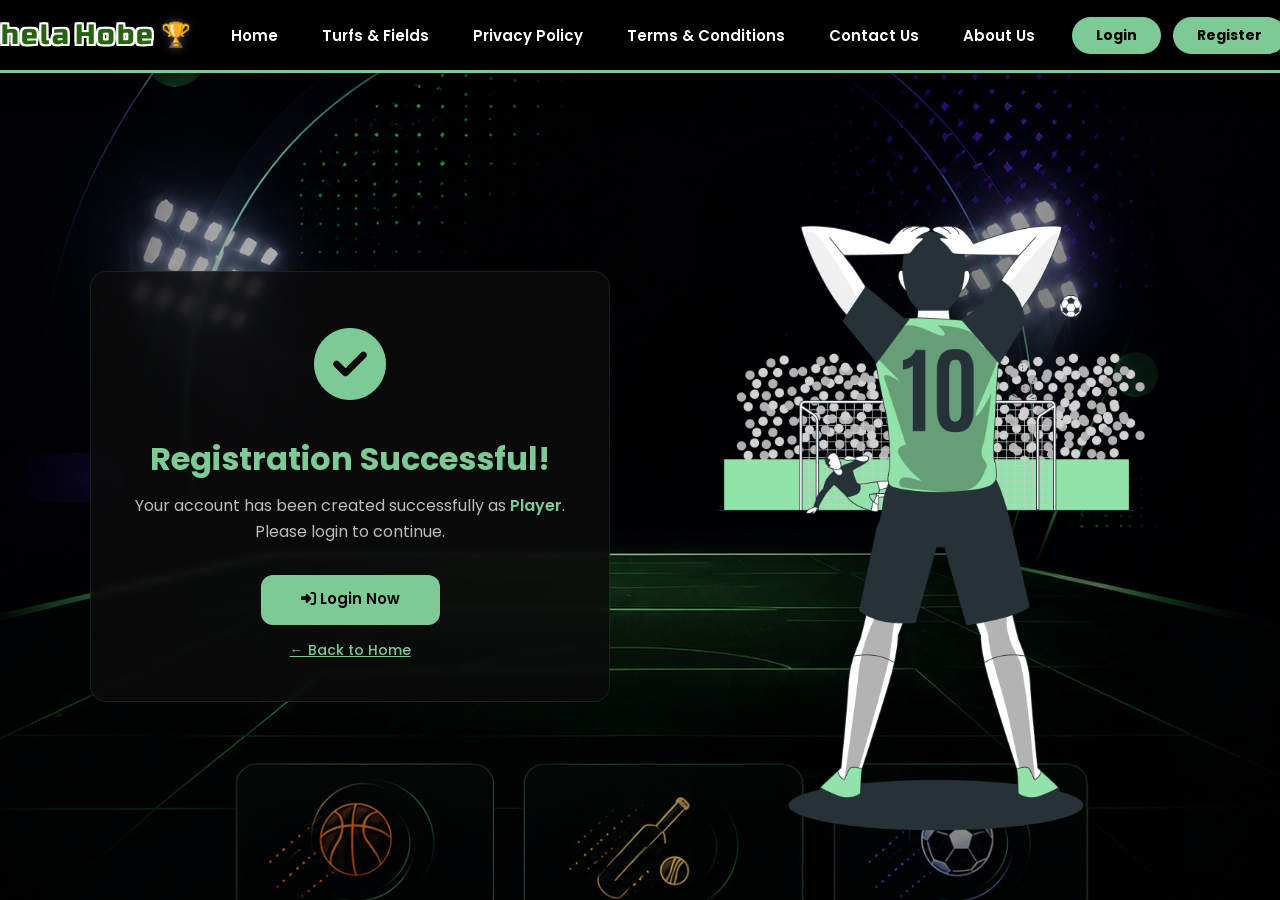
<file: register-success.html>
<!DOCTYPE html>
<html lang="en">
<head>
    <meta charset="UTF-8" />
    <meta name="viewport" content="width=device-width, initial-scale=1.0" />
    <title>🏆 Khela Hobe | Registration Successful</title>
    <link rel="preconnect" href="https://fonts.googleapis.com" />
    <link rel="preconnect" href="https://fonts.gstatic.com" crossorigin />
    <link href="https://fonts.googleapis.com/css2?family=Russo+One&family=Poppins:wght@300;400;500;600;700;800;900&display=swap" rel="stylesheet" />
    <link rel="stylesheet" href="style.css" />
    <link rel="stylesheet" href="https://cdnjs.cloudflare.com/ajax/libs/font-awesome/6.6.0/css/all.min.css" />
    <style>
        /* ===== SUCCESS PAGE STYLES ===== */
        .success-box {
            text-align: center;
        }

        .success-icon {
            font-size: 72px;
            color: #7CCB96;
            margin-bottom: 15px;
            animation: popIn 0.5s ease-out;
        }

        .success-box h2 {
            color: #7CCB96;
            font-size: 32px;
            margin-bottom: 10px;
        }

        .success-box p {
            color: #bdbdbd;
            font-size: 16px;
            margin-bottom: 25px;
            line-height: 1.6;
        }

        .success-box p strong {
            color: #7CCB96;
            font-weight: 600;
        }

        .success-box .submit-btn {
            display: inline-block;
            text-align: center;
            text-decoration: none;
            width: auto;
            padding: 12px 40px;
        }

        @keyframes popIn {
            0% { transform: scale(0.5); opacity: 0; }
            70% { transform: scale(1.1); }
            100% { transform: scale(1); opacity: 1; }
        }
    </style>
</head>
<body>

<div class="home-page">

    <!-- ===== NAVBAR ===== -->
    <header>
        <div class="container navbar">
            <div class="logo">
                <h2>
                    <span class="logo-khela">Khela</span>
                    <span class="logo-hobe">Hobe</span>
                    <span class="logo-trophy">🏆</span>
                </h2>
            </div>
            <nav>
                <ul>
                    <li><a href="index.html">Home</a></li>
                    <li><a href="search.php">Turfs & Fields</a></li>
                    <li><a href="privacy.html">Privacy Policy</a></li>
                    <li><a href="terms.html">Terms & Conditions</a></li>
                    <li><a href="contact.html">Contact Us</a></li>
                    <li><a href="about.html">About Us</a></li>
                </ul>
            </nav>
            <div class="nav-btn">
                <a href="login.html" class="login-btn">Login</a>
                <a href="register.html" class="register-btn">Register</a>
            </div>
        </div>
    </header>

    <!-- ===== SUCCESS MESSAGE + PLAYER IMAGE ===== -->
    <section class="form-section">
        <div class="form-container">

            <!-- LEFT: SUCCESS MESSAGE -->
            <div class="form-box success-box">
                <div class="success-icon">
                    <i class="fas fa-check-circle"></i>
                </div>
                <h2>Registration Successful!</h2>
                <p>
                    Your account has been created successfully as
                    <strong id="user-role" style="color: #7CCB96;">Player</strong>.
                    <br>Please login to continue.
                </p>
                <a href="login.html" class="submit-btn">
                    <i class="fas fa-sign-in-alt"></i> Login Now
                </a>
                <div class="login-link" style="margin-top:15px;">
                    <a href="index.html">← Back to Home</a>
                </div>
            </div>

            <!-- RIGHT: PLAYER IMAGE -->
            <div class="hero-right">
                <img src="players.png" alt="Player" />
            </div>

        </div>
    </section>

</div>

<script>
    // Get role from URL parameter (if passed from register.php)
    const urlParams = new URLSearchParams(window.location.search);
    const role = urlParams.get('role') || 'Player';
    document.getElementById('user-role').textContent = role.charAt(0).toUpperCase() + role.slice(1);
</script>

</body>
</html>
</file>
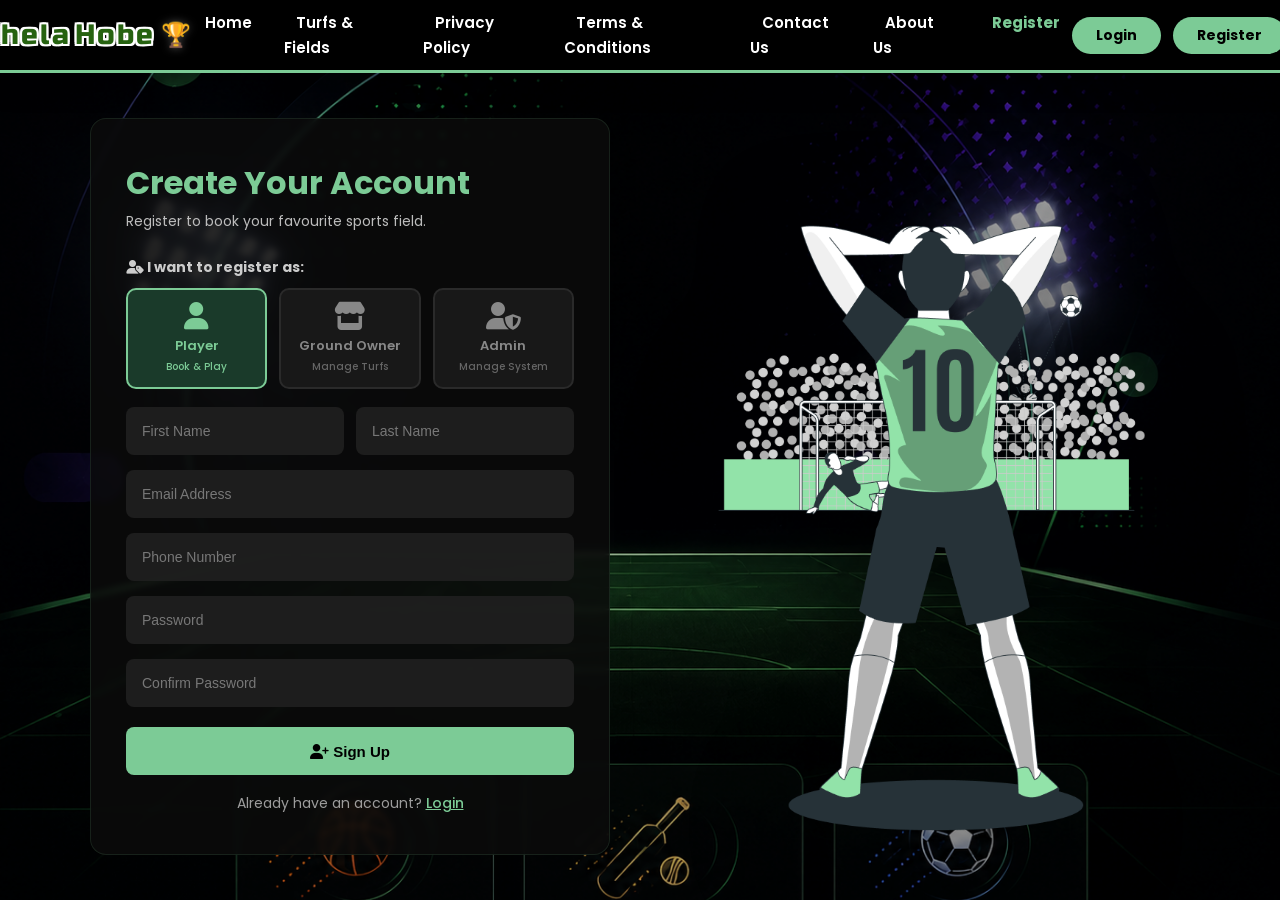
<file: register.html>
<!DOCTYPE html>
<html lang="en">
<head>
    <meta charset="UTF-8" />
    <meta name="viewport" content="width=device-width, initial-scale=1.0" />
    <title>🏆 Khela Hobe | Register</title>
    <link rel="preconnect" href="https://fonts.googleapis.com" />
    <link rel="preconnect" href="https://fonts.gstatic.com" crossorigin />
    <link href="https://fonts.googleapis.com/css2?family=Russo+One&family=Poppins:wght@300;400;500;600;700;800;900&display=swap" rel="stylesheet" />
    <link rel="stylesheet" href="style.css" />
    <link rel="stylesheet" href="https://cdnjs.cloudflare.com/ajax/libs/font-awesome/6.6.0/css/all.min.css" />
    <style>
        /* ===== REGISTER PAGE — CENTERED FORM ===== */
        .register-page {
            min-height: 100vh;
            width: 100vw;
            background-image: url('bg-sports.jpg');
            background-size: cover;
            background-position: center;
            background-attachment: fixed;
            background-repeat: no-repeat;
            position: relative;
            display: flex;
            flex-direction: column;
            overflow: hidden;
        }

        .register-page::before {
            content: '';
            position: absolute;
            top: 0;
            left: 0;
            right: 0;
            bottom: 0;
            background: rgba(0, 0, 0, 0.30);
            z-index: 0;
        }

        .register-page > * {
            position: relative;
            z-index: 1;
        }

        .register-section {
            flex: 1;
            display: flex;
            align-items: center;
            justify-content: center;
            padding: 30px 20px;
        }

        /* ===== TWO-COLUMN LAYOUT: FORM + IMAGE ===== */
        .register-wrapper {
            display: grid;
            grid-template-columns: 1fr 1fr;
            align-items: center;
            gap: 60px;
            max-width: 1100px;
            width: 100%;
        }

        /* LEFT: FORM */
        .register-form-box {
            max-width: 520px;
            width: 100%;
            background: rgba(11, 11, 11, 0.82);
            padding: 40px 35px;
            border-radius: 16px;
            border: 1px solid rgba(124, 203, 150, 0.12);
            backdrop-filter: blur(3px);
        }

        .register-form-box h2 {
            color: #7CCB96;
            font-size: 32px;
            margin-bottom: 4px;
        }

        .register-form-box p {
            color: #bdbdbd;
            margin-bottom: 25px;
            font-size: 14px;
        }

        .register-form-box .form-group {
            margin-bottom: 15px;
        }

        .register-form-box .form-group input {
            height: 48px;
            width: 100%;
            padding: 12px 16px;
            border: none;
            outline: none;
            border-radius: 8px;
            background: rgba(32, 32, 32, 0.9);
            color: white;
            font-size: 14px;
        }

        .register-form-box .form-group input::placeholder {
            color: rgba(255, 255, 255, 0.4);
        }

        .register-form-box .form-group input:focus {
            border: 2px solid #7CCB96;
        }

        .register-form-box .submit-btn {
            height: 48px;
            width: 100%;
            border: none;
            background: #7CCB96;
            color: #000000;
            padding: 12px;
            border-radius: 8px;
            font-size: 15px;
            font-weight: 600;
            cursor: pointer;
            transition: 0.3s;
            margin-top: 5px;
        }

        .register-form-box .submit-btn:hover {
            transform: translateY(-2px);
            background: #5E17EB;
            color: white;
        }

        .register-form-box .login-link {
            margin-top: 18px;
            text-align: center;
            font-size: 14px;
            color: rgba(255, 255, 255, 0.6);
        }

        .register-form-box .login-link a {
            color: #7CCB96;
            font-weight: 500;
        }

        .register-form-box .login-link a:hover {
            text-decoration: underline;
        }

        .register-form-box .double {
            display: grid;
            grid-template-columns: 1fr 1fr;
            gap: 12px;
        }

        /* RIGHT: PLAYER IMAGE */
        .register-image {
            display: flex;
            align-items: center;
            justify-content: center;
        }

        .register-image img {
            width: 85%;
            max-width: 480px;
            border-radius: 16px;
            filter: drop-shadow(0 20px 50px rgba(0, 0, 0, 0.5));
        }

        /* Role Selector */
        .role-selector {
            display: flex;
            gap: 12px;
            margin: 10px 0 18px 0;
            flex-wrap: wrap;
        }

        .role-option {
            flex: 1;
            min-width: 100px;
            padding: 12px 15px;
            background: rgba(26, 26, 26, 0.9);
            border: 2px solid #2a2a2a;
            border-radius: 10px;
            text-align: center;
            cursor: pointer;
            transition: 0.3s;
            color: #888;
            font-size: 14px;
            font-weight: 500;
        }

        .role-option:hover {
            border-color: #7CCB96;
            background: #1a2a1a;
        }

        .role-option.selected {
            border-color: #7CCB96;
            background: #1a3a2a;
            color: #7CCB96;
        }

        .role-option input[type="radio"] {
            display: none;
        }

        .role-option i {
            display: block;
            font-size: 28px;
            margin-bottom: 5px;
        }

        .role-option .role-label {
            font-size: 13px;
            font-weight: 600;
        }

        .role-option .role-desc {
            font-size: 10px;
            color: #666;
            display: block;
            margin-top: 3px;
        }

        .role-option.selected .role-desc {
            color: #7CCB96;
        }

        /* Responsive */
        @media (max-width: 768px) {
            .register-wrapper {
                grid-template-columns: 1fr;
                gap: 30px;
            }

            .register-image {
                order: -1;
            }

            .register-image img {
                width: 60%;
            }
        }

        @media (max-width: 480px) {
            .register-form-box {
                padding: 25px 20px;
            }

            .register-form-box h2 {
                font-size: 24px;
            }

            .register-form-box .double {
                grid-template-columns: 1fr;
            }

            .role-selector {
                flex-direction: column;
            }

            .register-image img {
                width: 80%;
            }
        }
    </style>
</head>
<body>

<div class="register-page">

    <!-- ===== NAVBAR (EXACTLY MATCHES HOMEPAGE) ===== -->
    <header>
        <div class="container navbar">
            <div class="logo">
                <h2>
                    <span class="logo-khela">Khela</span>
                    <span class="logo-hobe">Hobe</span>
                    <span class="logo-trophy">🏆</span>
                </h2>
            </div>
            <nav>
                <ul>
                    <li><a href="index.html">Home</a></li>
                    <li><a href="search.php">Turfs & Fields</a></li>
                    <li><a href="privacy.html">Privacy Policy</a></li>
                    <li><a href="terms.html">Terms & Conditions</a></li>
                    <li><a href="contact.html">Contact Us</a></li>
                    <li><a href="about.html">About Us</a></li>
                    <li><a href="register.html" class="active">Register</a></li>
                </ul>
            </nav>
            <div class="nav-btn">
                <a href="login.html" class="login-btn">Login</a>
                <a href="register.html" class="register-btn">Register</a>
            </div>
        </div>
    </header>

    <!-- ===== REGISTER FORM + PLAYER IMAGE ===== -->
    <section class="register-section">
        <div class="register-wrapper">

            <!-- LEFT: FORM -->
            <div class="register-form-box">
                <h2>Create Your Account</h2>
                <p>Register to book your favourite sports field.</p>

                <form action="register.php" method="POST">
                    <!-- Role Selector -->
                    <div class="form-group">
                        <label style="color:#ccc; font-weight:bold; display:block; margin-bottom:8px; font-size:14px;">
                            <i class="fas fa-user-tag"></i> I want to register as:
                        </label>
                        <div class="role-selector">
                            <label class="role-option" id="role-player" onclick="selectRole('player')">
                                <input type="radio" name="role" value="player" checked>
                                <i class="fas fa-user"></i>
                                <span class="role-label">Player</span>
                                <span class="role-desc">Book & Play</span>
                            </label>
                            <label class="role-option" id="role-owner" onclick="selectRole('owner')">
                                <input type="radio" name="role" value="owner">
                                <i class="fas fa-store"></i>
                                <span class="role-label">Ground Owner</span>
                                <span class="role-desc">Manage Turfs</span>
                            </label>
                            <label class="role-option" id="role-admin" onclick="selectRole('admin')">
                                <input type="radio" name="role" value="admin">
                                <i class="fas fa-user-shield"></i>
                                <span class="role-label">Admin</span>
                                <span class="role-desc">Manage System</span>
                            </label>
                        </div>
                    </div>

                    <div class="double">
                        <div class="form-group">
                            <input type="text" name="firstname" placeholder="First Name" required>
                        </div>
                        <div class="form-group">
                            <input type="text" name="lastname" placeholder="Last Name" required>
                        </div>
                    </div>

                    <div class="form-group">
                        <input type="email" name="email" placeholder="Email Address" required>
                    </div>

                    <div class="form-group">
                        <input type="text" name="phone" placeholder="Phone Number" required>
                    </div>

                    <div class="form-group">
                        <input type="password" name="password" placeholder="Password" required>
                    </div>

                    <div class="form-group">
                        <input type="password" name="confirm_password" placeholder="Confirm Password" required>
                    </div>

                    <button type="submit" class="submit-btn">
                        <i class="fas fa-user-plus"></i> Sign Up
                    </button>
                </form>

                <div class="login-link">
                    Already have an account? <a href="login.html">Login</a>
                </div>
            </div>

            <!-- RIGHT: PLAYER IMAGE -->
            <div class="register-image">
                <img src="players.png" alt="Player" />
            </div>

        </div>
    </section>

</div>

<script>
    function selectRole(role) {
        document.querySelectorAll('.role-option').forEach(el => {
            el.classList.remove('selected');
        });
        document.getElementById('role-' + role).classList.add('selected');
        document.querySelector('input[name="role"][value="' + role + '"]').checked = true;
    }

    document.addEventListener('DOMContentLoaded', function() {
        document.getElementById('role-player').classList.add('selected');
    });
</script>

</body>
</html>
</file>
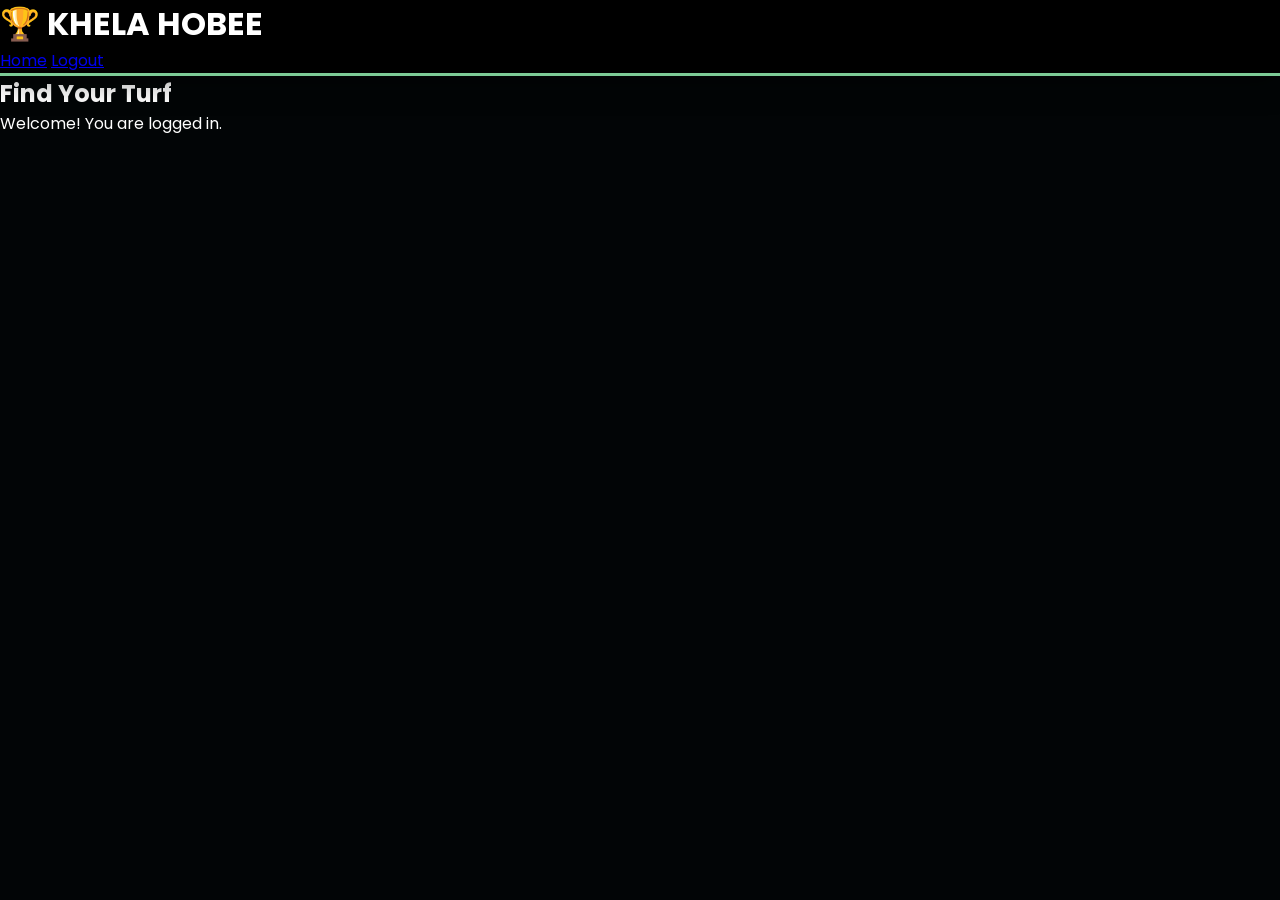
<file: search.html>
<!DOCTYPE html>
<html>
<head>
    <title>Search | 🏆 KHELA HOBEE</title>
    <link rel="stylesheet" href="style.css">
</head>
<body>
    <header>
        <h1>🏆 KHELA HOBEE</h1>
        <nav>
            <a href="index.html" >Home</a>
            <a href="logout.php">Logout</a>
        </nav>
    </header>
    <main>
        <h2>Find Your Turf</h2>
        <p>Welcome! You are logged in.</p>
    </main>
</body>
</html>
</file>
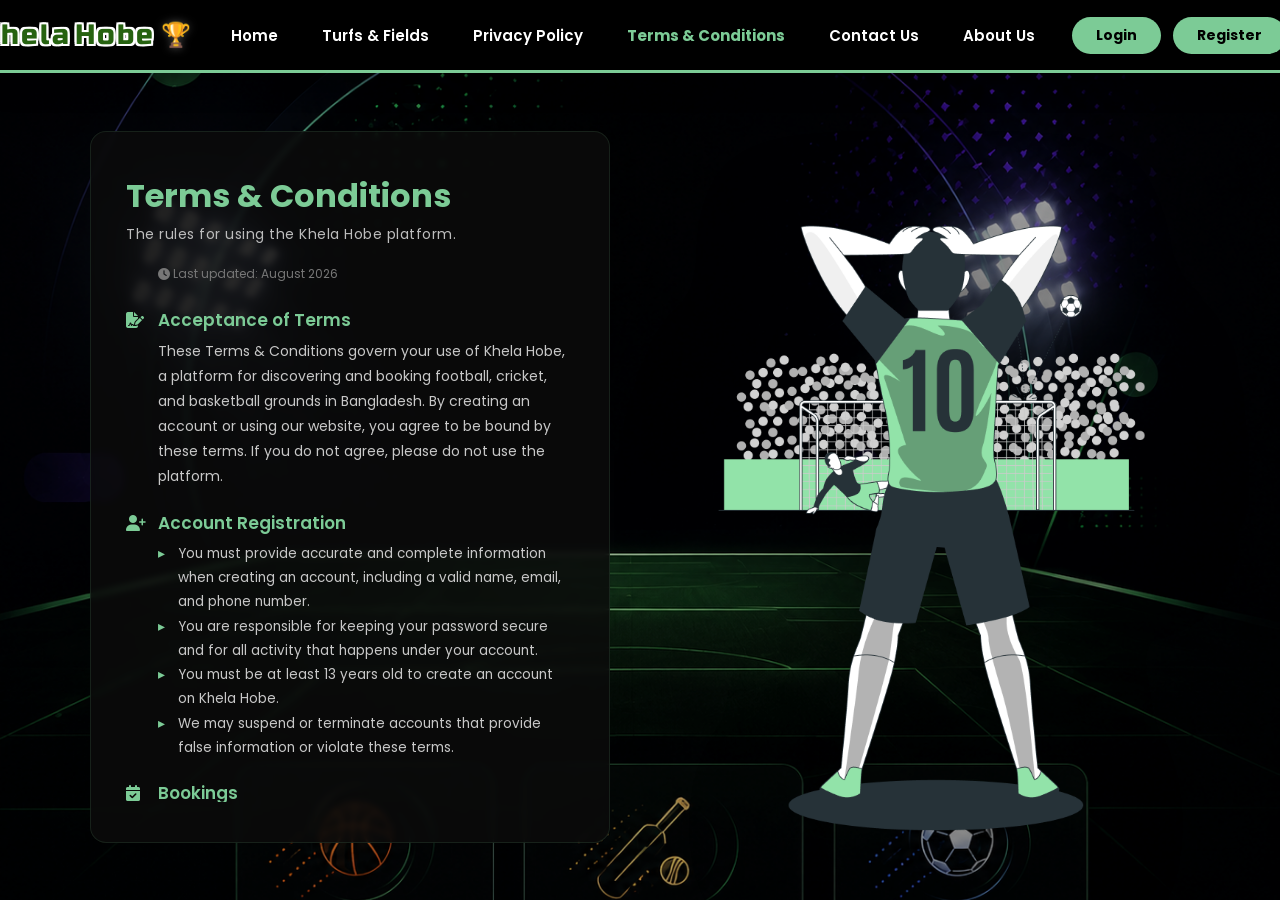
<file: terms.html>
<!DOCTYPE html>
<html lang="en">
<head>
    <meta charset="UTF-8" />
    <meta name="viewport" content="width=device-width, initial-scale=1.0" />
    <title>🏆 Khela Hobe | Terms & Conditions</title>
    <link rel="preconnect" href="https://fonts.googleapis.com" />
    <link rel="preconnect" href="https://fonts.gstatic.com" crossorigin />
    <link href="https://fonts.googleapis.com/css2?family=Russo+One&family=Poppins:wght@300;400;500;600;700;800;900&display=swap" rel="stylesheet" />
    <link rel="stylesheet" href="style.css" />
    <link rel="stylesheet" href="https://cdnjs.cloudflare.com/ajax/libs/font-awesome/6.6.0/css/all.min.css" />
    <style>
        .legal-content {
            max-height: 70vh;
            overflow-y: auto;
            padding-right: 8px;
        }

        .legal-content::-webkit-scrollbar {
            width: 4px;
        }

        .legal-content::-webkit-scrollbar-track {
            background: rgba(255, 255, 255, 0.05);
            border-radius: 4px;
        }

        .legal-content::-webkit-scrollbar-thumb {
            background: #7CCB96;
            border-radius: 4px;
        }

        .legal-content h2 {
            color: #7CCB96;
            font-size: 32px;
            margin-bottom: 4px;
        }

        .legal-content .sub-title {
            color: #bdbdbd;
            margin-bottom: 20px;
            font-size: 14px;
            letter-spacing: 0.5px;
        }

        .legal-content .legal-section {
            margin-bottom: 20px;
        }

        .legal-content .legal-section h3 {
            color: #7CCB96;
            font-size: 17px;
            font-weight: 600;
            margin-bottom: 6px;
            display: flex;
            align-items: center;
            gap: 10px;
        }

        .legal-content .legal-section h3 i {
            font-size: 16px;
            color: #7CCB96;
            width: 22px;
        }

        .legal-content .legal-section p {
            color: #c8c8c8;
            font-size: 14px;
            line-height: 1.8;
            margin-left: 32px;
        }

        .legal-content .legal-section p + p {
            margin-top: 8px;
        }

        .legal-content .legal-section ul {
            margin: 6px 0 0 32px;
            padding-left: 0;
            list-style: none;
        }

        .legal-content .legal-section ul li {
            color: #c8c8c8;
            font-size: 13.5px;
            line-height: 1.8;
            padding-left: 20px;
            position: relative;
        }

        .legal-content .legal-section ul li::before {
            content: '▸';
            color: #7CCB96;
            position: absolute;
            left: 0;
        }

        .legal-content .last-updated {
            color: #777;
            font-size: 12px;
            margin: 10px 0 24px 32px;
        }

        @media (max-width: 768px) {
            .legal-content { max-height: 55vh; }
            .legal-content h2 { font-size: 26px; }
            .legal-content .legal-section h3 { font-size: 15px; }
            .legal-content .legal-section p,
            .legal-content .legal-section ul li { font-size: 13px; margin-left: 0; }
            .legal-content .legal-section ul { margin-left: 0; }
            .legal-content .last-updated { margin-left: 0; }
        }

        @media (max-width: 480px) {
            .legal-content { max-height: 45vh; padding-right: 4px; }
            .legal-content h2 { font-size: 22px; }
            .legal-content .sub-title { font-size: 12px; }
            .legal-content .legal-section h3 { font-size: 14px; }
            .legal-content .legal-section h3 i { font-size: 13px; width: 18px; }
            .legal-content .legal-section p,
            .legal-content .legal-section ul li { font-size: 12px; }
        }
    </style>
</head>
<body>

<div class="home-page">

    <!-- ===== NAVBAR ===== -->
    <header>
        <div class="container navbar">
            <div class="logo">
                <h2>
                    <span class="logo-khela">Khela</span>
                    <span class="logo-hobe">Hobe</span>
                    <span class="logo-trophy">🏆</span>
                </h2>
            </div>
            <nav>
                <ul>
                    <li><a href="index.html">Home</a></li>
                    <li><a href="search.php">Turfs & Fields</a></li>
                    <li><a href="privacy.html">Privacy Policy</a></li>
                    <li><a href="terms.html" class="active">Terms & Conditions</a></li>
                    <li><a href="contact.html">Contact Us</a></li>
                    <li><a href="about.html">About Us</a></li>
                </ul>
            </nav>
            <div class="nav-btn">
                <a href="login.html" class="login-btn">Login</a>
                <a href="register.html" class="register-btn">Register</a>
            </div>
        </div>
    </header>

    <!-- ===== TERMS & CONDITIONS + PLAYER IMAGE ===== -->
    <section class="form-section">
        <div class="form-container">

            <!-- LEFT: TERMS & CONDITIONS CONTENT -->
            <div class="form-box">
                <div class="legal-content">
                    <h2>Terms & Conditions</h2>
                    <p class="sub-title">The rules for using the Khela Hobe platform.</p>
                    <p class="last-updated"><i class="fas fa-clock"></i> Last updated: August 2026</p>

                    <div class="legal-section">
                        <h3><i class="fas fa-file-signature"></i> Acceptance of Terms</h3>
                        <p>These Terms & Conditions govern your use of Khela Hobe, a platform for discovering and booking football, cricket, and basketball grounds in Bangladesh. By creating an account or using our website, you agree to be bound by these terms. If you do not agree, please do not use the platform.</p>
                    </div>

                    <div class="legal-section">
                        <h3><i class="fas fa-user-plus"></i> Account Registration</h3>
                        <ul>
                            <li>You must provide accurate and complete information when creating an account, including a valid name, email, and phone number.</li>
                            <li>You are responsible for keeping your password secure and for all activity that happens under your account.</li>
                            <li>You must be at least 13 years old to create an account on Khela Hobe.</li>
                            <li>We may suspend or terminate accounts that provide false information or violate these terms.</li>
                        </ul>
                    </div>

                    <div class="legal-section">
                        <h3><i class="fas fa-calendar-check"></i> Bookings</h3>
                        <ul>
                            <li>A booking request is submitted when you select a ground, date, and time slot. Bookings are marked "pending" until the ground owner approves them.</li>
                            <li>Ground availability, pricing, and facilities are set by individual ground owners and may change without notice.</li>
                            <li>It is your responsibility to check the booking date, time, and ground details before confirming payment.</li>
                            <li>Khela Hobe acts as a booking platform connecting players with ground owners; we are not the owner or operator of the physical grounds listed on the site.</li>
                        </ul>
                    </div>

                    <div class="legal-section">
                        <h3><i class="fas fa-money-check-alt"></i> Payments</h3>
                        <ul>
                            <li>Payments can be made via bKash, Nagad, Rocket, credit/debit card, or cash at the ground, depending on what the ground owner accepts.</li>
                            <li>A booking is only confirmed once payment has been successfully processed, except where "Cash — Pay at the ground" is selected.</li>
                            <li>All prices are listed in Bangladeshi Taka (৳) and are set by the ground owner, inclusive of any platform fees unless otherwise stated.</li>
                        </ul>
                    </div>

                    <div class="legal-section">
                        <h3><i class="fas fa-ban"></i> Cancellations</h3>
                        <ul>
                            <li>You may cancel a booking while it is still in "pending" status directly from your My Bookings page.</li>
                            <li>Refunds for cancelled bookings, where payment has already been made, are handled according to the individual ground's cancellation policy.</li>
                            <li>Repeated no-shows or last-minute cancellations may result in restrictions on your account's booking privileges.</li>
                        </ul>
                    </div>

                    <div class="legal-section">
                        <h3><i class="fas fa-users"></i> Player Matching</h3>
                        <ul>
                            <li>The "Find Players" feature allows users to create or join open match requests for a booked ground.</li>
                            <li>Khela Hobe does not verify the identity or skill level of players joining a match and is not responsible for disputes between players who arrange to play together.</li>
                            <li>Users are expected to communicate respectfully and show up as agreed when joining a match.</li>
                        </ul>
                    </div>

                    <div class="legal-section">
                        <h3><i class="fas fa-exclamation-triangle"></i> User Conduct</h3>
                        <p>You agree not to:</p>
                        <ul>
                            <li>Use the platform for any unlawful purpose or to harass other users or ground owners.</li>
                            <li>Attempt to gain unauthorized access to other accounts, grounds' data, or the platform's systems.</li>
                            <li>Submit false booking or payment information.</li>
                            <li>Post fake, misleading, or abusive reviews of grounds.</li>
                        </ul>
                    </div>

                    <div class="legal-section">
                        <h3><i class="fas fa-gavel"></i> Limitation of Liability</h3>
                        <p>Khela Hobe is provided on an "as is" basis. We do our best to keep listings accurate and the platform running smoothly, but we do not guarantee uninterrupted access or the accuracy of every ground listing. To the extent permitted by law, Khela Hobe is not liable for indirect or consequential damages arising from your use of the platform, including issues arising at a physical ground itself.</p>
                    </div>

                    <div class="legal-section">
                        <h3><i class="fas fa-copyright"></i> Intellectual Property</h3>
                        <p>The Khela Hobe name, logo, and platform design are the property of Khela Hobe. Ground photos, descriptions, and reviews remain the property of their respective owners or authors, shared for use on this platform.</p>
                    </div>

                    <div class="legal-section">
                        <h3><i class="fas fa-sync-alt"></i> Changes to These Terms</h3>
                        <p>We may update these Terms & Conditions from time to time. Continued use of Khela Hobe after changes are posted means you accept the updated terms. We encourage you to review this page periodically.</p>
                    </div>

                    <div class="legal-section">
                        <h3><i class="fas fa-envelope"></i> Contact Us</h3>
                        <p>Questions about these terms can be sent to <a href="mailto:info@khelahobee.com" style="color:#7CCB96;">info@khelahobee.com</a> or through our <a href="contact.html" style="color:#7CCB96;">Contact Us</a> page.</p>
                    </div>
                </div>
            </div>

            <!-- RIGHT: PLAYER IMAGE -->
            <div class="hero-right">
                <img src="players.png" alt="Player" />
            </div>

        </div>
    </section>

</div>

</body>
</html>
</file>
<file: style.css>
/* =============================================
   GOOGLE FONTS
============================================= */
@import url('https://fonts.googleapis.com/css2?family=Russo+One&family=Poppins:wght@300;400;500;600;700;800;900&display=swap');

/* =============================================
   RESET & FULL SCREEN BACKGROUND
============================================= */
* {
    margin: 0;
    padding: 0;
    box-sizing: border-box;
}

/* ===== SCROLL FIX ===== */
html, body {
    height: auto;
    min-height: 100vh;
    overflow-y: auto !important;
    overflow-x: hidden;
    margin: 0;
    padding: 0;
}

body {
    font-family: 'Poppins', sans-serif;
    color: #ffffff;
    min-height: 100vh;
    width: 100vw;
    overflow-y: auto !important;
    overflow-x: hidden;
    position: relative;
    background-color: #020506;
}

/* =============================================
   HOMEPAGE — FULL BACKGROUND
============================================= */
.home-page {
    min-height: 100vh;
    width: 100vw;
    background-image: url('bg-sports.jpg');
    background-size: cover;
    background-position: center;
    background-attachment: fixed;
    background-repeat: no-repeat;
    position: relative;
    display: flex;
    flex-direction: column;
    overflow-y: auto !important;
    overflow-x: hidden;
}

.home-page::before {
    content: '';
    position: absolute;
    top: 0;
    left: 0;
    right: 0;
    bottom: 0;
    background: rgba(0, 0, 0, 0.30);
    z-index: 0;
}

.home-page > * {
    position: relative;
    z-index: 1;
}

/* =============================================
   NAVBAR
============================================= */
header {
    background: #000000 !important;
    backdrop-filter: none !important;
    -webkit-backdrop-filter: none !important;
    position: sticky;
    top: 0;
    z-index: 999;
    border-bottom: 3px solid #7CCB96;
    box-shadow: 0 4px 30px rgba(0, 0, 0, 0.5);
}

.navbar {
    display: flex;
    justify-content: space-between;
    align-items: center;
    min-height: 70px;
    max-width: 1400px;
    margin: 0 auto;
    padding: 0 20px;
}

.logo h2 {
    font-family: 'Russo One', sans-serif;
    font-size: 28px;
    font-weight: 400;
    letter-spacing: 2px;
    margin-left: -40px;
    display: flex;
    align-items: center;
    gap: 4px;
}

.logo h2 .logo-khela {
    color: #266210;
    text-shadow: 
        -2px -2px 0 #ffffff,
        2px -2px 0 #ffffff,
        -2px 2px 0 #ffffff,
        2px 2px 0 #ffffff,
        -2px 0 0 #ffffff,
        2px 0 0 #ffffff,
        0 -2px 0 #ffffff,
        0 2px 0 #ffffff;
}

.logo h2 .logo-hobe {
    color: #266210;
    text-shadow: 
        -2px -2px 0 #ffffff,
        2px -2px 0 #ffffff,
        -2px 2px 0 #ffffff,
        2px 2px 0 #ffffff,
        -2px 0 0 #ffffff,
        2px 0 0 #ffffff,
        0 -2px 0 #ffffff,
        0 2px 0 #ffffff;
}

.logo h2 .logo-trophy {
    font-size: 24px;
    margin-left: 2px;
    filter: drop-shadow(0 0 4px rgba(255, 255, 255, 0.3));
}

nav ul {
    display: flex;
    gap: 20px;
    list-style: none;
    margin: 0;
    padding: 0;
}

nav ul li a {
    color: #FFFFFF !important;
    font-size: 15px !important;
    font-weight: 600 !important;
    padding: 6px 12px;
    border-radius: 8px;
    transition: 0.3s;
    position: relative;
    text-decoration: none !important;
}

nav ul li a:hover {
    color: #7CCB96 !important;
    background: rgba(124, 203, 150, 0.08);
}

nav ul li a.active {
    color: #7CCB96 !important;
    font-weight: 700 !important;
}

nav ul li a.active::after {
    display: none !important;
}

.nav-btn {
    display: flex;
    gap: 12px;
    margin-right: -26px;
}

.login-btn {
    background: #7CCB96 !important;
    color: #000000 !important;
    padding: 8px 24px;
    border-radius: 30px;
    font-weight: 700;
    font-size: 14px;
    border: none;
    transition: 0.3s;
    text-decoration: none;
    display: inline-block;
}

.login-btn:hover {
    background: #5a9e7a !important;
    transform: translateY(-2px);
    box-shadow: 0 8px 25px rgba(124, 203, 150, 0.4);
}

.register-btn {
    background: #7CCB96 !important;
    color: #000000 !important;
    padding: 8px 24px;
    border-radius: 30px;
    font-weight: 700;
    font-size: 14px;
    border: none;
    transition: 0.3s;
    text-decoration: none;
    display: inline-block;
}

.register-btn:hover {
    background: #5a9e7a !important;
    transform: translateY(-2px);
    box-shadow: 0 8px 25px rgba(124, 203, 150, 0.4);
}

/* =============================================
   MAIN TITLE + SPORTS ICONS + TAGLINE
============================================= */
.hero-title-section {
    display: flex;
    align-items: center;
    justify-content: center;
    padding: 20px 20px 0 20px;
    background: transparent !important;
    flex-shrink: 0;
    margin-top: 0px;
}

.title-container {
    display: flex;
    flex-direction: column;
    align-items: center;
    justify-content: center;
    width: 100%;
    max-width: 900px;
    margin: 0 auto;
}

.main-title {
    font-family: 'Russo One', sans-serif;
    font-size: 56px;
    font-weight: 400;
    letter-spacing: 4px;
    margin: 0;
    display: flex;
    gap: 14px;
    align-items: center;
    line-height: 1.1;
    text-align: center;
}

.khela,
.hobee {
    color: #266210;
    text-shadow: 
        -2px -2px 0 #ffffff,
        2px -2px 0 #ffffff,
        -2px 2px 0 #ffffff,
        2px 2px 0 #ffffff,
        -2px 0 0 #ffffff,
        2px 0 0 #ffffff,
        0 -2px 0 #ffffff,
        0 2px 0 #ffffff;
}

.sports-icons {
    display: flex;
    align-items: center;
    justify-content: center;
    gap: 35px;
    margin-top: 10px;
    margin-bottom: 8px;
    width: 100%;
}

.sport-item {
    display: flex;
    align-items: center;
    gap: 6px;
}

.sport-icon {
    font-size: 22px;
}

.sport-label {
    font-family: 'Poppins', sans-serif;
    font-size: 12px;
    font-weight: 500;
    color: rgba(255, 255, 255, 0.85);
}

.hero-tagline {
    font-family: 'Poppins', sans-serif;
    font-size: 18px;
    font-weight: 500;
    color: #FFFFFF;
    text-align: center;
    max-width: 800px;
    margin: 6px auto 0 auto;
    line-height: 1.6;
    text-shadow: 0 2px 20px rgba(0, 0, 0, 0.5);
    letter-spacing: 0.5px;
    white-space: nowrap;
    display: block;
    transform: translateX(-18px);
}

/* =============================================
   CENTERED PLAYER IMAGE
============================================= */
.hero-center {
    flex: 1;
    display: flex;
    align-items: center;
    justify-content: center;
    padding: 0px 20px 20px 20px;
    background: transparent !important;
    backdrop-filter: none !important;
}

.center-image-wrapper {
    display: flex;
    align-items: center;
    justify-content: center;
    width: 100%;
    height: 100%;
}

.center-player-image {
    width: 55%;
    max-width: 450px;
    height: auto;
    display: block;
    border-radius: 20px;
    filter: drop-shadow(0 20px 50px rgba(0, 0, 0, 0.6)) brightness(0.85);
    margin-top: -35px;
}

/* =============================================
   TWO-COLUMN LAYOUT
============================================= */
.form-section {
    flex: 1;
    display: flex;
    align-items: center;
    justify-content: center;
    padding: 30px 20px;
    width: 100%;
}

.form-container {
    display: grid;
    grid-template-columns: 1fr 1fr;
    align-items: center;
    gap: 60px;
    max-width: 1100px;
    width: 100%;
}

.form-box {
    max-width: 560px;
    width: 100%;
    background: rgba(11, 11, 11, 0.82);
    padding: 40px 35px;
    border-radius: 16px;
    border: 1px solid rgba(124, 203, 150, 0.12);
    backdrop-filter: blur(3px);
}

.hero-right {
    display: flex;
    align-items: center;
    justify-content: center;
}

.hero-right img {
    width: 85%;
    max-width: 480px;
    border-radius: 16px;
    filter: drop-shadow(0 20px 50px rgba(0, 0, 0, 0.5));
}

/* =============================================
   SEARCH PAGE — SCROLLABLE CONTENT
============================================= */
.search-content {
    flex: 1;
    overflow-y: auto !important;
    padding: 12px 15px;
    width: 100%;
    max-width: 1400px;
    margin: 0 auto;
    min-height: calc(100vh - 110px);
    height: auto;
}

.search-content::-webkit-scrollbar {
    width: 6px;
}

.search-content::-webkit-scrollbar-track {
    background: rgba(255, 255, 255, 0.05);
    border-radius: 4px;
}

.search-content::-webkit-scrollbar-thumb {
    background: #7CCB96;
    border-radius: 4px;
}

/* ===== SEARCH HEADER ===== */
.search-header {
    display: flex;
    align-items: center;
    justify-content: space-between;
    padding: 8px 15px;
    flex-wrap: wrap;
    gap: 10px;
    background: rgba(0, 0, 0, 0.55);
    border-radius: 12px;
    border: 1px solid rgba(255, 255, 255, 0.06);
    backdrop-filter: blur(4px);
    margin-bottom: 10px;
}

.search-header .title-section {
    display: flex;
    align-items: center;
    gap: 15px;
}

.search-header .title-section h2 {
    color: #7CCB96;
    font-size: 20px;
    margin: 0;
}

.search-header .sports-filter-icons {
    display: flex;
    gap: 10px;
}

.search-header .sports-filter-icons .filter-icon {
    background: rgba(255, 255, 255, 0.08);
    padding: 4px 12px;
    border-radius: 20px;
    font-size: 12px;
    color: rgba(255, 255, 255, 0.7);
    cursor: pointer;
    transition: 0.3s;
    border: 1px solid transparent;
}

.search-header .sports-filter-icons .filter-icon:hover,
.search-header .sports-filter-icons .filter-icon.active {
    background: rgba(124, 203, 150, 0.2);
    color: #7CCB96;
    border-color: #7CCB96;
}

.search-header .welcome-text {
    color: #aaa;
    font-size: 13px;
}

.search-header .welcome-text strong {
    color: #fff;
}

/* =============================================
   SEARCH FILTERS - INLINE LAYOUT
============================================= */
.search-filters {
    display: flex;
    gap: 8px;
    flex-wrap: wrap;
    background: rgba(26, 26, 26, 0.85);
    padding: 10px 15px;
    border-radius: 12px;
    border: 1px solid rgba(255, 255, 255, 0.06);
    margin-bottom: 12px;
    backdrop-filter: blur(4px);
    align-items: center;
}

.search-filters select,
.search-filters input {
    padding: 6px 10px;
    border: none;
    border-radius: 8px;
    background: rgba(0, 0, 0, 0.4);
    color: white;
    font-size: 12px;
    outline: none;
    border: 1px solid rgba(255, 255, 255, 0.06);
    transition: 0.3s;
    min-width: 120px;
    height: 34px;
}

.search-filters select:focus,
.search-filters input:focus {
    border-color: #7CCB96;
}

.search-filters select option {
    background: #1a1a1a;
    color: white;
}

.search-filters .filter-group {
    display: flex;
    align-items: center;
    gap: 4px;
}

.search-filters .filter-group label {
    color: #888;
    font-size: 11px;
    font-weight: 500;
    white-space: nowrap;
}

/* ===== BUTTONS INLINE WITH FILTERS (SAME ROW) ===== */
.search-filters .filter-group:last-child {
    margin-left: auto;
    display: flex;
    gap: 6px;
    align-items: center;
}

.search-btn, .clear-btn {
    height: 34px;
    padding: 6px 16px;
    border-radius: 8px;
    font-size: 12px;
    font-weight: 700;
    cursor: pointer;
    transition: 0.3s;
    display: flex;
    align-items: center;
    gap: 5px;
    white-space: nowrap;
}

.search-btn {
    background: #7CCB96;
    color: #000;
    border: none;
}

.search-btn:hover {
    background: #5a9e7a;
    transform: translateY(-2px);
}

.clear-btn {
    background: rgba(255, 107, 107, 0.15);
    color: #ff6b6b;
    border: 1px solid rgba(255, 107, 107, 0.2);
    text-decoration: none;
}

.clear-btn i {
    color: #ff3333 !important;
    font-weight: bold;
}

.clear-btn:hover {
    background: rgba(255, 107, 107, 0.25);
}

/* ===== CALENDAR ICON COLOR - VISIBLE WHITE ===== */
input[type="date"]::-webkit-calendar-picker-indicator {
    filter: invert(1) !important;
    cursor: pointer;
    opacity: 1 !important;
}

/* For Flatpickr input */
.flatpickr-input {
    color: white !important;
    background: rgba(0, 0, 0, 0.4) !important;
}

/* ===== GROUND GRID — 4 PER ROW ===== */
.ground-grid {
    display: grid;
    grid-template-columns: repeat(4, 1fr);
    gap: 16px;
}

/* ===== GROUND CARD - PREVIOUS FORMAT ===== */
.ground-card {
    background: rgba(26, 26, 26, 0.85);
    border-radius: 12px;
    padding: 18px;
    border: 1px solid rgba(255, 255, 255, 0.06);
    transition: 0.3s;
    backdrop-filter: blur(3px);
    display: flex;
    flex-direction: column;
}

.ground-card:hover {
    transform: translateY(-4px);
    border-color: rgba(124, 203, 150, 0.3);
    box-shadow: 0 8px 30px rgba(0, 0, 0, 0.3);
}

.ground-card .card-header {
    display: flex;
    justify-content: space-between;
    align-items: center;
    margin-bottom: 8px;
}

.ground-card .sport-badge {
    background: #7CCB96;
    color: #000;
    padding: 2px 12px;
    border-radius: 20px;
    font-size: 10px;
    font-weight: 700;
    text-transform: uppercase;
}

.ground-card .rating {
    color: #FFD700;
    font-size: 12px;
}

.ground-card .rating span {
    color: #888;
    font-size: 10px;
}

.ground-card .ground-name {
    color: #fff;
    font-size: 16px;
    font-weight: 600;
    margin: 4px 0;
}

.ground-card .grade-badge {
    padding: 2px 8px;
    border-radius: 12px;
    font-size: 10px;
    font-weight: 700;
    display: inline-block;
    margin-bottom: 4px;
    letter-spacing: 0.3px;
    width: fit-content;
}

.ground-card .grade-badge.grade-a {
    background: rgba(124, 203, 150, 0.2);
    color: #7CCB96;
    border: 1px solid rgba(124, 203, 150, 0.3);
}

.ground-card .grade-badge.grade-b {
    background: rgba(255, 215, 0, 0.15);
    color: #FFD700;
    border: 1px solid rgba(255, 215, 0, 0.2);
}

.ground-card .grade-badge.grade-c {
    background: rgba(255, 107, 107, 0.15);
    color: #ff6b6b;
    border: 1px solid rgba(255, 107, 107, 0.2);
}

.ground-card .location {
    color: #888;
    font-size: 12px;
    margin: 2px 0;
}

.ground-card .facilities {
    color: #666;
    font-size: 11px;
    margin: 4px 0 8px 0;
    flex: 1;
}

.ground-card .price {
    color: #7CCB96;
    font-size: 18px;
    font-weight: 700;
    margin: 6px 0;
}

.ground-card .price span {
    color: #888;
    font-size: 11px;
    font-weight: 400;
}

.ground-card .book-btn {
    display: block;
    text-align: center;
    background: #7CCB96;
    color: #000;
    padding: 8px;
    border-radius: 8px;
    text-decoration: none;
    font-weight: 700;
    font-size: 13px;
    transition: 0.3s;
    margin-top: 6px;
}

.ground-card .book-btn:hover {
    background: #5a9e7a;
    transform: translateY(-2px);
}

/* ===== FOUND COUNT ===== */
.found-count {
    text-align: center;
    color: #888;
    font-size: 13px;
    margin-top: 15px;
    padding: 10px;
}

/* =============================================
   LEFT & RIGHT BOTTOM PLAYER IMAGES
============================================= */
.player-image-left,
.player-image-right {
    position: fixed;
    bottom: 20px;
    z-index: 100;
    width: 100px;
    opacity: 0.85;
    filter: drop-shadow(0 8px 30px rgba(0, 0, 0, 0.5));
    animation: floatPlayer 4s ease-in-out infinite;
}

.player-image-left {
    left: 20px;
}

.player-image-right {
    right: 20px;
    animation-delay: 2s;
}

.player-image-left img,
.player-image-right img {
    width: 100%;
    height: auto;
    display: block;
    border-radius: 12px;
}

@keyframes floatPlayer {
    0% { transform: translateY(0px); }
    50% { transform: translateY(-8px); }
    100% { transform: translateY(0px); }
}

/* =============================================
   LOGIN PAGE
============================================= */
.login-page {
    min-height: 100vh;
    width: 100vw;
    background-image: url('bg-sports.jpg');
    background-size: cover;
    background-position: center;
    background-attachment: fixed;
    background-repeat: no-repeat;
    position: relative;
    display: flex;
    flex-direction: column;
    overflow: hidden;
}

.login-page::before {
    content: '';
    position: absolute;
    top: 0;
    left: 0;
    right: 0;
    bottom: 0;
    background: rgba(0, 0, 0, 0.35);
    z-index: 0;
}

.login-page > * {
    position: relative;
    z-index: 1;
}

.login-form-section {
    flex: 1;
    display: flex;
    align-items: center;
    justify-content: center;
    padding: 20px;
}

.login-container {
    max-width: 440px;
    width: 90%;
    background: rgba(11, 11, 11, 0.7);
    backdrop-filter: blur(12px);
    -webkit-backdrop-filter: blur(12px);
    padding: 35px 30px;
    border-radius: 20px;
    border: 1px solid rgba(124, 203, 150, 0.15);
    box-shadow: 0 20px 60px rgba(0, 0, 0, 0.5);
}

.login-container h2 {
    color: #7CCB96;
    font-size: 30px;
    margin-bottom: 4px;
}

.login-container p {
    color: rgba(255, 255, 255, 0.7);
    margin-bottom: 20px;
    font-size: 14px;
}

.form-group {
    margin-bottom: 15px;
}

.form-group input {
    height: 50px;
    width: 100%;
    padding: 12px 16px;
    border: 1px solid rgba(255, 255, 255, 0.08);
    outline: none;
    border-radius: 12px;
    background: rgba(255, 255, 255, 0.06);
    color: white;
    font-size: 14px;
    transition: 0.3s;
}

.form-group input::placeholder {
    color: rgba(255, 255, 255, 0.4);
}

.form-group input:focus {
    border-color: #7CCB96;
    background: rgba(255, 255, 255, 0.1);
    box-shadow: 0 0 20px rgba(124, 203, 150, 0.1);
}

.submit-btn {
    height: 50px;
    width: 100%;
    border: none;
    background: #7CCB96;
    color: black;
    padding: 12px;
    border-radius: 12px;
    font-size: 15px;
    font-weight: 600;
    cursor: pointer;
    transition: 0.3s;
    margin-top: 5px;
}

.submit-btn:hover {
    transform: translateY(-2px);
    background: #ffffff;
    color: #000;
    box-shadow: 0 8px 30px rgba(255, 255, 255, 0.2);
}

.login-link {
    margin-top: 18px;
    text-align: center;
    font-size: 14px;
    color: rgba(255, 255, 255, 0.6);
}

.login-link a {
    color: #7CCB96;
    font-weight: 500;
}

.login-link a:hover {
    text-decoration: underline;
}

.google-btn {
    width: 100%;
    height: 50px;
    border: 1px solid rgba(255, 255, 255, 0.1);
    background: rgba(255, 255, 255, 0.06);
    color: #ffffff;
    border-radius: 12px;
    display: flex;
    justify-content: center;
    align-items: center;
    gap: 12px;
    font-size: 14px;
    font-weight: 500;
    cursor: pointer;
    transition: 0.3s;
    text-decoration: none;
}

.google-btn:hover {
    background: rgba(255, 255, 255, 0.12);
    transform: translateY(-2px);
    border-color: #7CCB96;
}

.google-btn img {
    width: 20px;
    height: 20px;
}

.forgot-password {
    text-align: center;
    margin: 12px 0 20px 0;
}

.forgot-password a {
    color: rgba(255, 255, 255, 0.5);
    font-size: 13px;
    transition: 0.3s;
}

.forgot-password a:hover {
    color: #7CCB96;
}

hr {
    margin: 20px 0;
    border: none;
    border-top: 1px solid rgba(255, 255, 255, 0.06);
}

::-webkit-scrollbar {
    display: none;
}

* {
    scrollbar-width: none;
}

/* =============================================
   RESPONSIVE
============================================= */
@media (max-width: 1024px) {
    .ground-grid {
        grid-template-columns: repeat(3, 1fr);
        gap: 14px;
    }
}

@media (max-width: 768px) {
    .logo h2 {
        font-size: 20px;
        margin-left: 0;
        gap: 2px;
    }

    .logo h2 .logo-trophy {
        font-size: 18px;
    }

    nav ul {
        display: none;
    }

    .login-btn,
    .register-btn {
        padding: 6px 14px;
        font-size: 11px;
    }

    .nav-btn {
        margin-right: 0;
    }

    .login-container {
        padding: 25px 20px;
    }

    .login-container h2 {
        font-size: 24px;
    }

    .main-title {
        font-size: 38px;
        letter-spacing: 3px;
        gap: 10px;
    }

    .sports-icons {
        gap: 20px;
    }

    .sport-icon {
        font-size: 18px;
    }

    .sport-label {
        font-size: 10px;
    }

    .hero-tagline {
        font-size: 15px;
        white-space: normal;
        max-width: 90%;
        transform: translateX(-12px);
    }

    .center-player-image {
        width: 70%;
        max-width: 300px;
        margin-top: -20px;
    }

    .ground-grid {
        grid-template-columns: repeat(2, 1fr);
        gap: 12px;
    }

    .search-filters {
        flex-direction: column;
        align-items: stretch;
        padding: 10px 12px;
    }

    .search-filters select,
    .search-filters input {
        width: 100%;
        min-width: unset;
    }

    .search-filters .filter-group:last-child {
        margin-left: 0;
        justify-content: flex-end;
    }

    .search-header {
        flex-direction: column;
        align-items: flex-start;
    }

    .form-container {
        grid-template-columns: 1fr;
        gap: 30px;
    }

    .hero-right {
        order: -1;
    }

    .hero-right img {
        width: 60%;
    }

    .search-content {
        min-height: calc(100vh - 120px);
        padding: 10px 12px;
        height: auto;
    }

    .player-image-left,
    .player-image-right {
        width: 70px;
        bottom: 15px;
    }

    .player-image-left {
        left: 15px;
    }

    .player-image-right {
        right: 15px;
    }
}

@media (max-width: 480px) {
    .logo h2 {
        font-size: 16px;
        gap: 0px;
    }

    .logo h2 .logo-trophy {
        font-size: 14px;
    }

    .login-container {
        padding: 20px 15px;
    }

    .login-container h2 {
        font-size: 22px;
    }

    .form-group input {
        height: 44px;
        font-size: 13px;
    }

    .submit-btn {
        height: 44px;
        font-size: 14px;
    }

    .google-btn {
        height: 44px;
        font-size: 13px;
    }

    .main-title {
        font-size: 30px;
        letter-spacing: 2px;
        gap: 8px;
        flex-wrap: wrap;
        justify-content: center;
    }

    .sports-icons {
        gap: 14px;
        flex-wrap: wrap;
    }

    .sport-icon {
        font-size: 16px;
    }

    .sport-label {
        font-size: 9px;
    }

    .hero-tagline {
        font-size: 13px;
        white-space: normal;
        max-width: 95%;
        transform: translateX(-8px);
    }

    .center-player-image {
        width: 85%;
        max-width: 250px;
        margin-top: -15px;
    }

    .ground-grid {
        grid-template-columns: 1fr;
        gap: 12px;
    }

    .form-box {
        padding: 25px 20px;
    }

    .hero-right img {
        width: 80%;
    }

    .search-content {
        min-height: calc(100vh - 110px);
        padding: 8px 10px;
        height: auto;
    }

    .search-filters .filter-group:last-child {
        justify-content: center;
    }

    .player-image-left,
    .player-image-right {
        width: 55px;
        bottom: 10px;
    }

    .player-image-left {
        left: 10px;
    }

    .player-image-right {
        right: 10px;
    }
}
</file>
